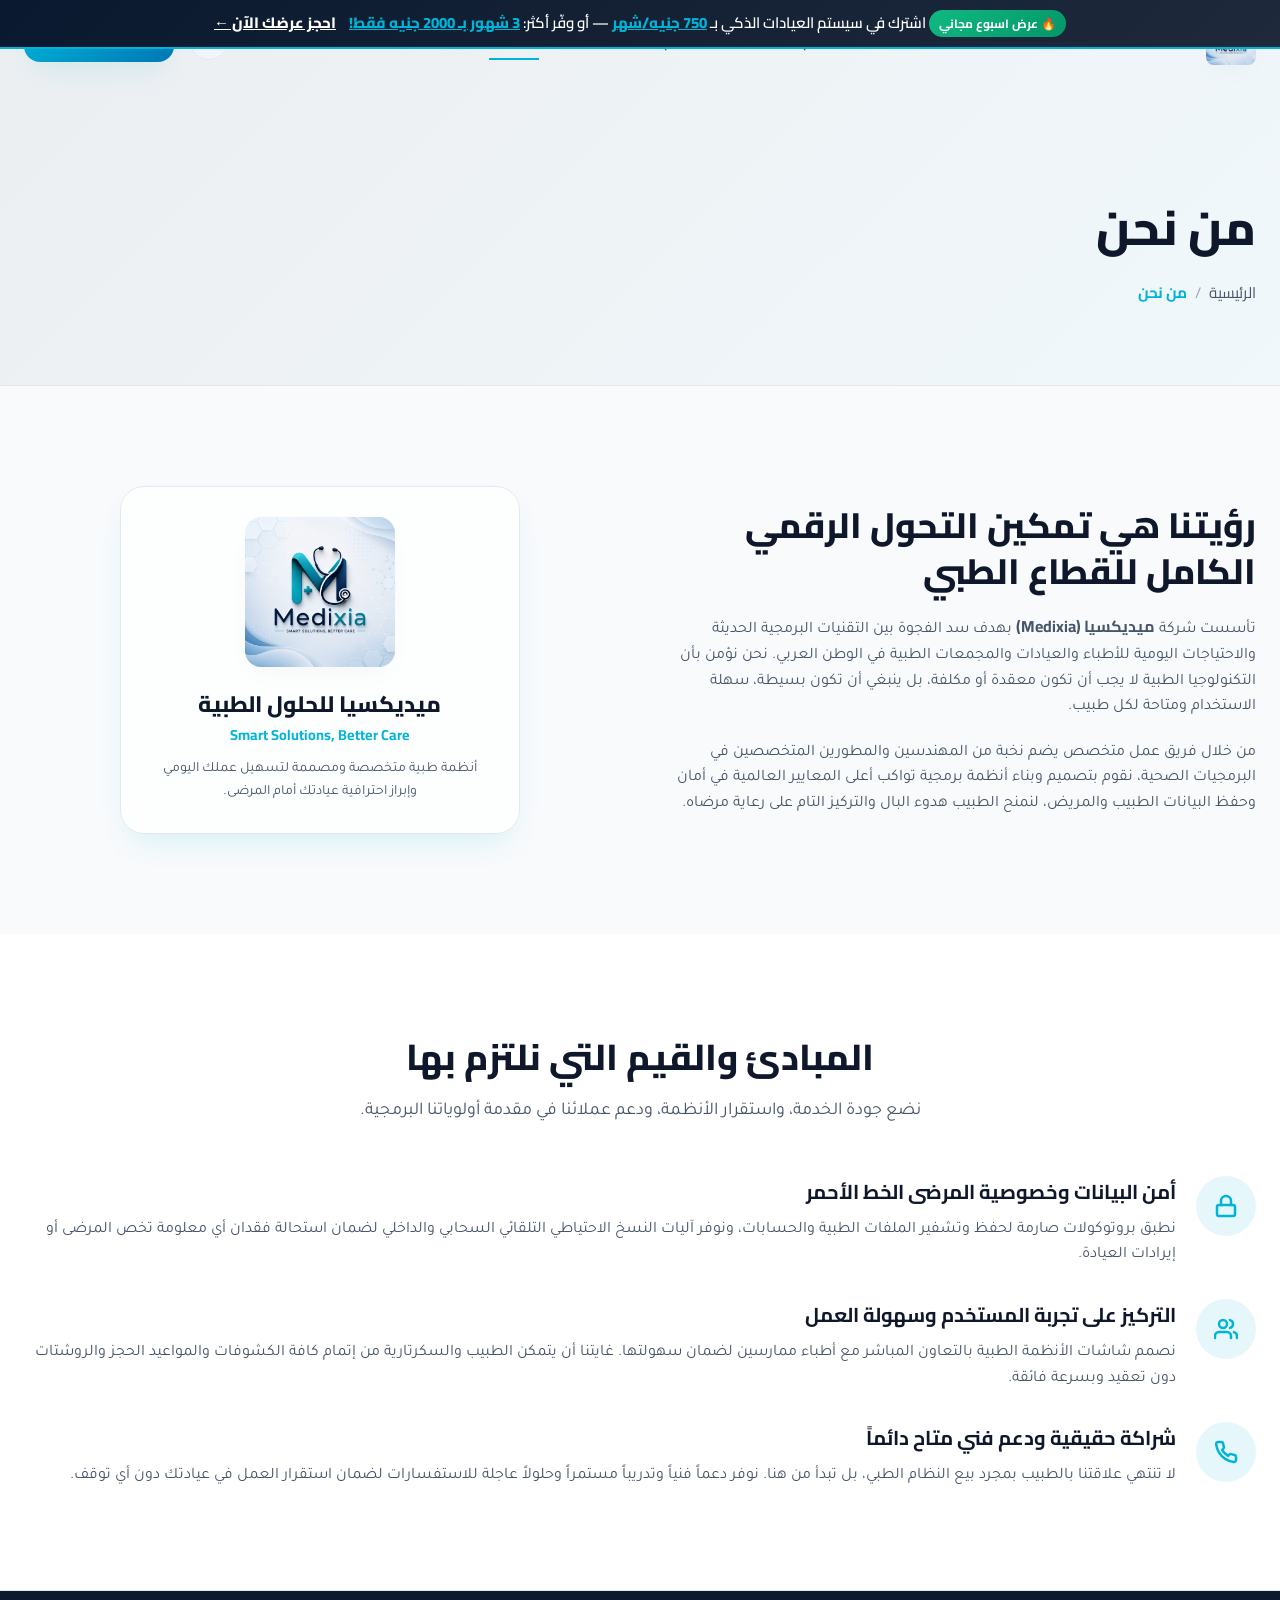
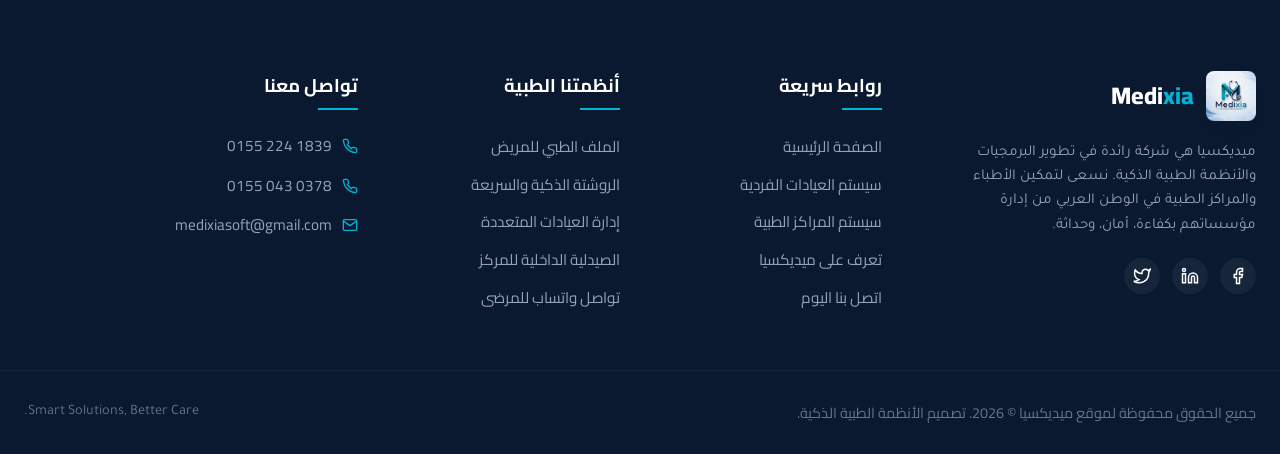
<file: about.html>
<!DOCTYPE html>
<html lang="ar" dir="rtl">
<head>
    <meta charset="UTF-8">
    <meta name="viewport" content="width=device-width, initial-scale=1.0">
    
    <!-- Primary SEO Meta Tags -->
    <title>من نحن | شركة ميديكسيا للبرمجيات والأنظمة الطبية</title>
    <meta name="description" content="تعرف على شركة ميديكسيا، رؤيتنا ورسالتنا لتطوير وإدارة العيادات والمراكز الطبية بأحدث التقنيات وبأسعار مناسبة.">
    <meta name="keywords" content="ميديكسيا، من نحن، أنظمة طبية مصر، حماية بيانات المرضى، دعم فني عيادات">
    
    <!-- Stylesheets -->
    <link rel="stylesheet" href="css/style.css">
</head>
<body>

    <!-- Promo Bar (Limited Time Offer) -->
    <div class="promo-bar">
        <div class="container">
            <span class="promo-badge">🔥 عرض اسبوع مجاني</span>
            اشترك في سيستم العيادات الذكي بـ <span class="highlight">750 جنيه/شهر</span> — أو وفّر أكثر: <span class="highlight">3 شهور بـ 2000 جنيه فقط!</span>
            <a href="contact.html#request-demo" style="text-decoration: underline; margin-right: 10px; font-weight: 800;">احجز عرضك الآن ←</a>
        </div>
    </div>

    <!-- Header Navigation -->
    <header>
        <div class="container nav-container">
            <div class="logo-wrapper">
                <img src="assets/logo.jpg" alt="Medixia Logo" class="logo-img">
                <div class="logo-text">Medi<span>xia</span></div>
            </div>
            
            <nav>
                <ul class="nav-menu" id="nav-menu">
                    <li><a href="index.html" class="nav-link">الرئيسية</a></li>
                    <li><a href="clinics.html" class="nav-link">سيستم العيادات</a></li>
                    <li><a href="centers.html" class="nav-link">سيستم المراكز الطبية</a></li>
                    <li><a href="about.html" class="nav-link">من نحن</a></li>
                    <li><a href="contact.html" class="nav-link">اتصل بنا</a></li>
                </ul>
            </nav>
            
            <div class="nav-actions">
                <button class="theme-toggle-btn" id="theme-toggle" aria-label="Toggle Theme">
                    <svg class="sun-icon" width="20" height="20" viewBox="0 0 24 24" fill="none" stroke="currentColor" stroke-width="2" stroke-linecap="round" stroke-linejoin="round"><circle cx="12" cy="12" r="5"></circle><line x1="12" y1="1" x2="12" y2="3"></line><line x1="12" y1="21" x2="12" y2="23"></line><line x1="4.22" y1="4.22" x2="5.64" y2="5.64"></line><line x1="18.36" y1="18.36" x2="19.78" y2="19.78"></line><line x1="1" y1="12" x2="3" y2="12"></line><line x1="21" y1="12" x2="23" y2="12"></line><line x1="4.22" y1="19.78" x2="5.64" y2="18.36"></line><line x1="18.36" y1="5.64" x2="19.78" y2="4.22"></line></svg>
                    <svg class="moon-icon" width="20" height="20" viewBox="0 0 24 24" fill="none" stroke="currentColor" stroke-width="2" stroke-linecap="round" stroke-linejoin="round"><path d="M21 12.79A9 9 0 1 1 11.21 3 7 7 0 0 0 21 12.79z"></path></svg>
                </button>
                <a href="contact.html#request-demo" class="btn btn-primary" style="padding: 10px 20px; font-size: 0.9rem;">طلب تجربة مجانية</a>
                
                <button class="hamburger" id="hamburger-btn" aria-label="Menu">
                    <span></span>
                    <span></span>
                    <span></span>
                </button>
            </div>
        </div>
    </header>

    <!-- Page Hero Banner -->
    <div class="page-hero">
        <div class="container">
            <h1 class="page-hero-title">من نحن</h1>
            <ul class="breadcrumbs">
                <li><a href="index.html">الرئيسية</a></li>
                <li>من نحن</li>
            </ul>
        </div>
    </div>

    <!-- Main Content Details Grid -->
    <section class="section">
        <div class="container" style="display: grid; grid-template-columns: 1fr 1fr; gap: 50px; align-items: center;">
            <div class="reveal">
                <h2 style="font-size: 2.2rem; font-weight: 800; margin-bottom: 20px; line-height: 1.3;">رؤيتنا هي تمكين التحول الرقمي الكامل للقطاع الطبي</h2>
                <p style="color: var(--text-secondary); margin-bottom: 20px; font-family: var(--font-secondary);">
                    تأسست شركة <strong>ميديكسيا (Medixia)</strong> بهدف سد الفجوة بين التقنيات البرمجية الحديثة والاحتياجات اليومية للأطباء والعيادات والمجمعات الطبية في الوطن العربي. نحن نؤمن بأن التكنولوجيا الطبية لا يجب أن تكون معقدة أو مكلفة، بل ينبغي أن تكون بسيطة، سهلة الاستخدام ومتاحة لكل طبيب.
                </p>
                <p style="color: var(--text-secondary); font-family: var(--font-secondary);">
                    من خلال فريق عمل متخصص يضم نخبة من المهندسين والمطورين المتخصصين في البرمجيات الصحية، نقوم بتصميم وبناء أنظمة برمجية تواكب أعلى المعايير العالمية في أمان وحفظ البيانات الطبيب والمريض، لنمنح الطبيب هدوء البال والتركيز التام على رعاية مرضاه.
                </p>
            </div>
            <div class="reveal" style="display: flex; justify-content: center;">
                <div class="glass-panel" style="padding: 30px; border-radius: var(--border-radius-lg); max-width: 400px; text-align: center; border: 1px solid var(--border-color); box-shadow: var(--glow-shadow);">
                    <img src="assets/logo.jpg" alt="Medixia Smart Solutions" style="width: 150px; height: 150px; object-fit: cover; border-radius: var(--border-radius-md); margin: 0 auto 20px auto; box-shadow: var(--card-shadow);">
                    <h3 style="font-weight: 800; font-size: 1.4rem;">ميديكسيا للحلول الطبية</h3>
                    <p style="color: var(--primary-teal); font-weight: 700; margin-bottom: 12px; font-size: 0.9rem;">Smart Solutions, Better Care</p>
                    <p style="font-size: 0.88rem; color: var(--text-secondary); font-family: var(--font-secondary);">أنظمة طبية متخصصة ومصممة لتسهيل عملك اليومي وإبراز احترافية عيادتك أمام المرضى.</p>
                </div>
            </div>
        </div>
    </section>

    <!-- Core Values Section -->
    <section class="section" style="background-color: var(--bg-secondary);">
        <div class="container">
            <div class="text-center">
                <h2 class="section-title">المبادئ والقيم التي نلتزم بها</h2>
                <p class="section-subtitle">نضع جودة الخدمة، واستقرار الأنظمة، ودعم عملائنا في مقدمة أولوياتنا البرمجية.</p>
            </div>
            
            <div class="about-features">
                <!-- Value 1 -->
                <div class="about-feature-item reveal">
                    <div class="about-feature-icon">
                        <svg width="24" height="24" viewBox="0 0 24 24" fill="none" stroke="currentColor" stroke-width="2.5" stroke-linecap="round" stroke-linejoin="round"><rect x="3" y="11" width="18" height="11" rx="2" ry="2"></rect><path d="M7 11V7a5 5 0 0 1 10 0v4"></path></svg>
                    </div>
                    <div class="about-feature-text">
                        <h4>أمن البيانات وخصوصية المرضى الخط الأحمر</h4>
                        <p>نطبق بروتوكولات صارمة لحفظ وتشفير الملفات الطبية والحسابات، ونوفر آليات النسخ الاحتياطي التلقائي السحابي والداخلي لضمان استحالة فقدان أي معلومة تخص المرضى أو إيرادات العيادة.</p>
                    </div>
                </div>

                <!-- Value 2 -->
                <div class="about-feature-item reveal">
                    <div class="about-feature-icon">
                        <svg width="24" height="24" viewBox="0 0 24 24" fill="none" stroke="currentColor" stroke-width="2.5" stroke-linecap="round" stroke-linejoin="round"><path d="M17 21v-2a4 4 0 0 0-4-4H5a4 4 0 0 0-4 4v2"></path><circle cx="9" cy="7" r="4"></circle><path d="M23 21v-2a4 4 0 0 0-3-3.87"></path><path d="M16 3.13a4 4 0 0 1 0 7.75"></path></svg>
                    </div>
                    <div class="about-feature-text">
                        <h4>التركيز على تجربة المستخدم وسهولة العمل</h4>
                        <p>نصمم شاشات الأنظمة الطبية بالتعاون المباشر مع أطباء ممارسين لضمان سهولتها. غايتنا أن يتمكن الطبيب والسكرتارية من إتمام كافة الكشوفات والمواعيد الحجز والروشتات دون تعقيد وبسرعة فائقة.</p>
                    </div>
                </div>

                <!-- Value 3 -->
                <div class="about-feature-item reveal">
                    <div class="about-feature-icon">
                        <svg width="24" height="24" viewBox="0 0 24 24" fill="none" stroke="currentColor" stroke-width="2.5" stroke-linecap="round" stroke-linejoin="round"><path d="M22 16.92v3a2 2 0 0 1-2.18 2 19.79 19.79 0 0 1-8.63-3.07 19.5 19.5 0 0 1-6-6 19.79 19.79 0 0 1-3.07-8.67A2 2 0 0 1 4.11 2h3a2 2 0 0 1 2 1.72 12.84 12.84 0 0 0 .7 2.81 2 2 0 0 1-.45 2.11L8.09 9.91a16 16 0 0 0 6 6l1.27-1.27a2 2 0 0 1 2.11-.45 12.84 12.84 0 0 0 2.81.7A2 2 0 0 1 22 16.92z"></path></svg>
                    </div>
                    <div class="about-feature-text">
                        <h4>شراكة حقيقية ودعم فني متاح دائماً</h4>
                        <p>لا تنتهي علاقتنا بالطبيب بمجرد بيع النظام الطبي، بل تبدأ من هنا. نوفر دعماً فنياً وتدريباً مستمراً وحلولاً عاجلة للاستفسارات لضمان استقرار العمل في عيادتك دون أي توقف.</p>
                    </div>
                </div>
            </div>
        </div>
    </section>

    <!-- Footer -->
    <footer>
        <div class="container footer-grid">
            <div class="footer-col">
                <div class="logo-wrapper" style="margin-bottom: 20px;">
                    <img src="assets/logo.jpg" alt="Medixia Logo" class="logo-img">
                    <div class="logo-text" style="color: #ffffff;">Medi<span>xia</span></div>
                </div>
                <p>ميديكسيا هي شركة رائدة في تطوير البرمجيات والأنظمة الطبية الذكية. نسعى لتمكين الأطباء والمراكز الطبية في الوطن العربي من إدارة مؤسساتهم بكفاءة، أمان، وحداثة.</p>
                <div class="social-links">
                    <a href="#" class="social-icon" aria-label="Facebook"><svg width="18" height="18" viewBox="0 0 24 24" fill="none" stroke="currentColor" stroke-width="2"><path d="M18 2h-3a5 5 0 0 0-5 5v3H7v4h3v8h4v-8h3l1-4h-4V7a1 1 0 0 1 1-1h3z"></path></svg></a>
                    <a href="#" class="social-icon" aria-label="LinkedIn"><svg width="18" height="18" viewBox="0 0 24 24" fill="none" stroke="currentColor" stroke-width="2"><path d="M16 8a6 6 0 0 1 6 6v7h-4v-7a2 2 0 0 0-2-2 2 2 0 0 0-2 2v7h-4v-7a6 6 0 0 1 6-6z"></path><rect x="2" y="9" width="4" height="12"></rect><circle cx="4" cy="4" r="2"></circle></svg></a>
                    <a href="#" class="social-icon" aria-label="Twitter"><svg width="18" height="18" viewBox="0 0 24 24" fill="none" stroke="currentColor" stroke-width="2"><path d="M23 3a10.9 10.9 0 0 1-3.14 1.53 4.48 4.48 0 0 0-7.86 3v1A10.66 10.66 0 0 1 3 4s-4 9 5 13a11.64 11.64 0 0 1-7 2c9 5 20 0 20-11.5a4.5 4.5 0 0 0-.08-.83A7.72 7.72 0 0 0 23 3z"></path></svg></a>
                </div>
            </div>

            <div class="footer-col">
                <h4>روابط سريعة</h4>
                <ul class="footer-links">
                    <li><a href="index.html">الصفحة الرئيسية</a></li>
                    <li><a href="clinics.html">سيستم العيادات الفردية</a></li>
                    <li><a href="centers.html">سيستم المراكز الطبية</a></li>
                    <li><a href="about.html">تعرف على ميديكسيا</a></li>
                    <li><a href="contact.html">اتصل بنا اليوم</a></li>
                </ul>
            </div>

            <div class="footer-col">
                <h4>أنظمتنا الطبية</h4>
                <ul class="footer-links">
                    <li><a href="clinics.html#ehr">الملف الطبي للمريض</a></li>
                    <li><a href="clinics.html#prescription">الروشتة الذكية والسريعة</a></li>
                    <li><a href="centers.html#multi-clinic">إدارة العيادات المتعددة</a></li>
                    <li><a href="centers.html#pharmacy">الصيدلية الداخلية للمركز</a></li>
                    <li><a href="centers.html#whatsapp-comm">تواصل واتساب للمرضى</a></li>
                </ul>
            </div>

            <div class="footer-col">
                <h4>تواصل معنا</h4>
                <ul class="contact-list">
                    <li>
                        <svg width="16" height="16" viewBox="0 0 24 24" fill="none" stroke="currentColor" stroke-width="2"><path d="M22 16.92v3a2 2 0 0 1-2.18 2 19.79 19.79 0 0 1-8.63-3.07 19.5 19.5 0 0 1-6-6 19.79 19.79 0 0 1-3.07-8.67A2 2 0 0 1 4.11 2h3a2 2 0 0 1 2 1.72 12.84 12.84 0 0 0 .7 2.81 2 2 0 0 1-.45 2.11L8.09 9.91a16 16 0 0 0 6 6l1.27-1.27a2 2 0 0 1 2.11-.45 12.84 12.84 0 0 0 2.81.7A2 2 0 0 1 22 16.92z"></path></svg>
                        <a href="tel:01552241839">0155 224 1839</a>
                    </li>
                    <li>
                        <svg width="16" height="16" viewBox="0 0 24 24" fill="none" stroke="currentColor" stroke-width="2"><path d="M22 16.92v3a2 2 0 0 1-2.18 2 19.79 19.79 0 0 1-8.63-3.07 19.5 19.5 0 0 1-6-6 19.79 19.79 0 0 1-3.07-8.67A2 2 0 0 1 4.11 2h3a2 2 0 0 1 2 1.72 12.84 12.84 0 0 0 .7 2.81 2 2 0 0 1-.45 2.11L8.09 9.91a16 16 0 0 0 6 6l1.27-1.27a2 2 0 0 1 2.11-.45 12.84 12.84 0 0 0 2.81.7A2 2 0 0 1 22 16.92z"></path></svg>
                        <a href="tel:01550430378">0155 043 0378</a>
                    </li>
                    <li>
                        <svg width="16" height="16" viewBox="0 0 24 24" fill="none" stroke="currentColor" stroke-width="2"><path d="M4 4h16c1.1 0 2 .9 2 2v12c0 1.1-.9 2-2 2H4c-1.1 0-2-.9-2-2V6c0-1.1.9-2 2-2z"></path><polyline points="22,6 12,13 2,6"></polyline></svg>
                        <a href="mailto:medixiasoft@gmail.com">medixiasoft@gmail.com</a>
                    </li>
                </ul>
            </div>
        </div>

        <div class="footer-bottom container">
            <p>جميع الحقوق محفوظة لموقع ميديكسيا © 2026. تصميم الأنظمة الطبية الذكية.</p>
            <p style="font-family: var(--font-secondary);">Smart Solutions, Better Care.</p>
        </div>
    </footer>

    <!-- Main JavaScript -->
    <script src="js/main.js"></script>
</body>
</html>
</file>
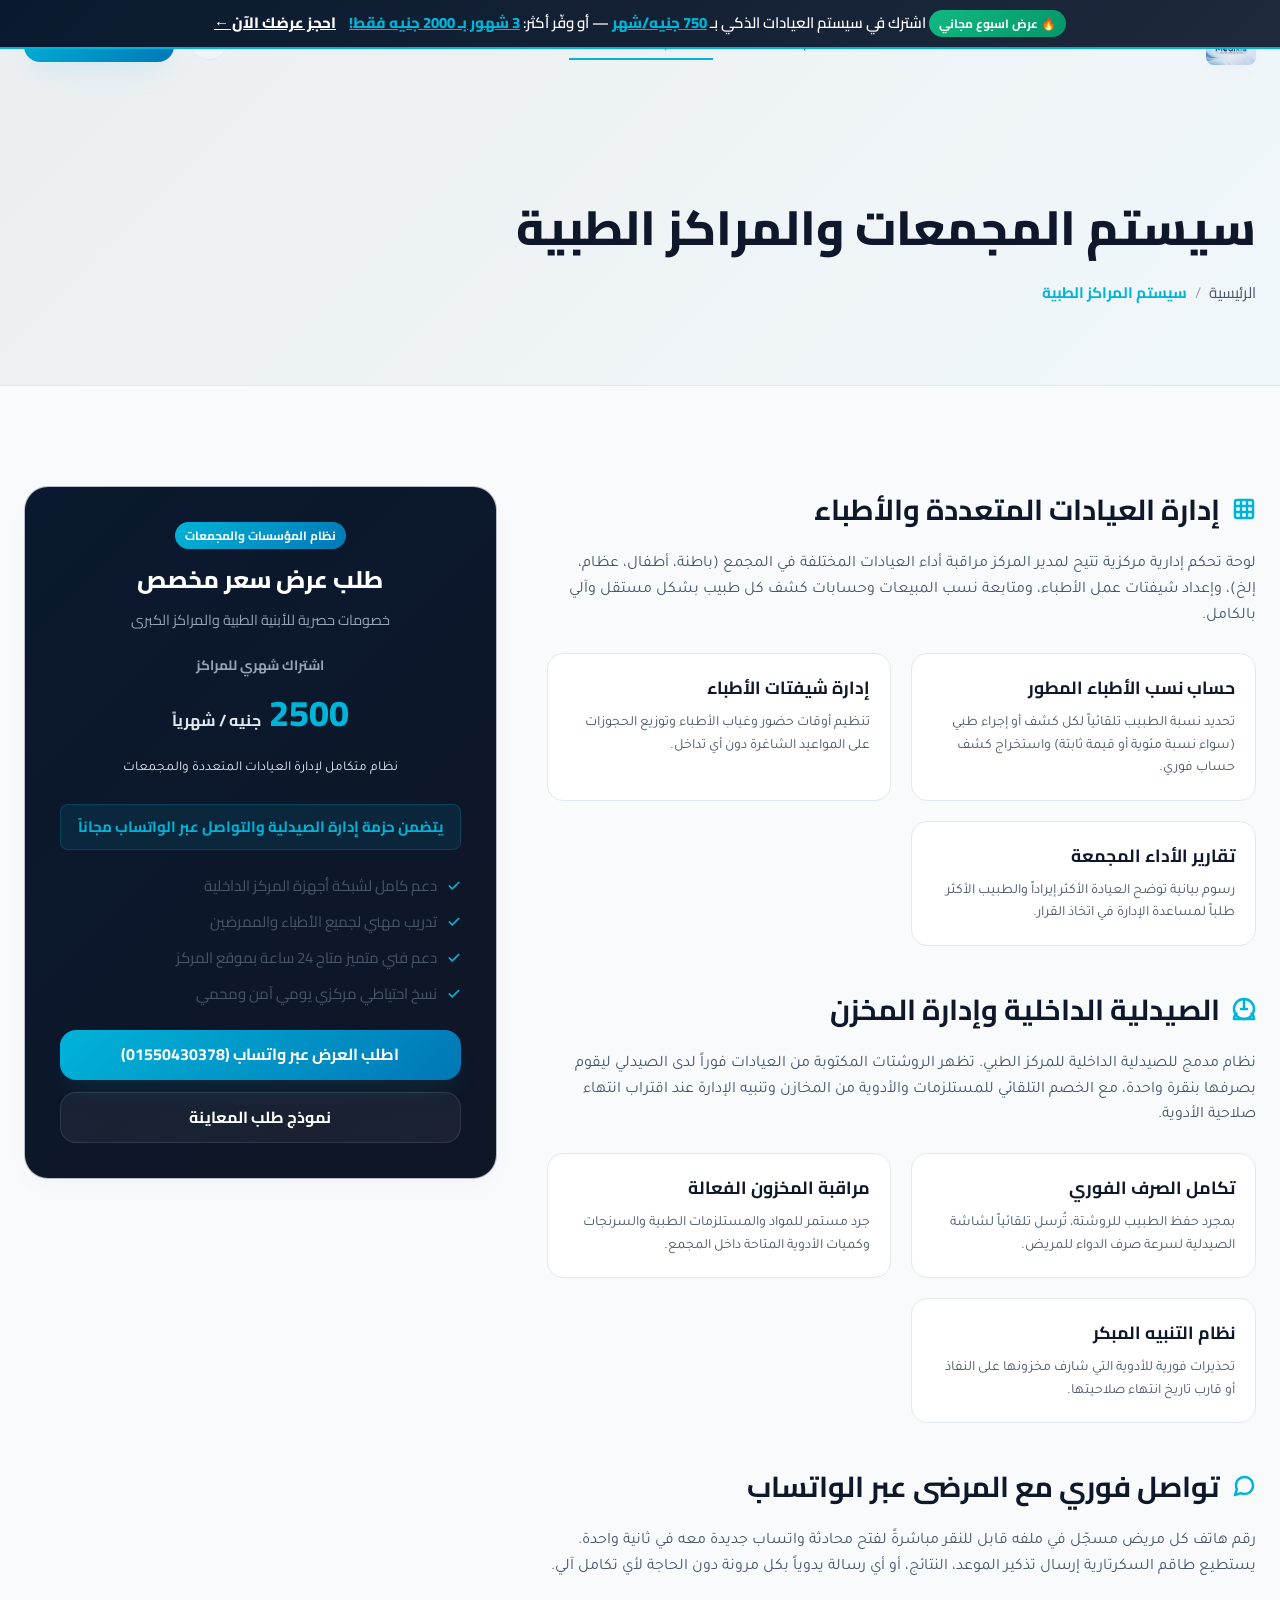
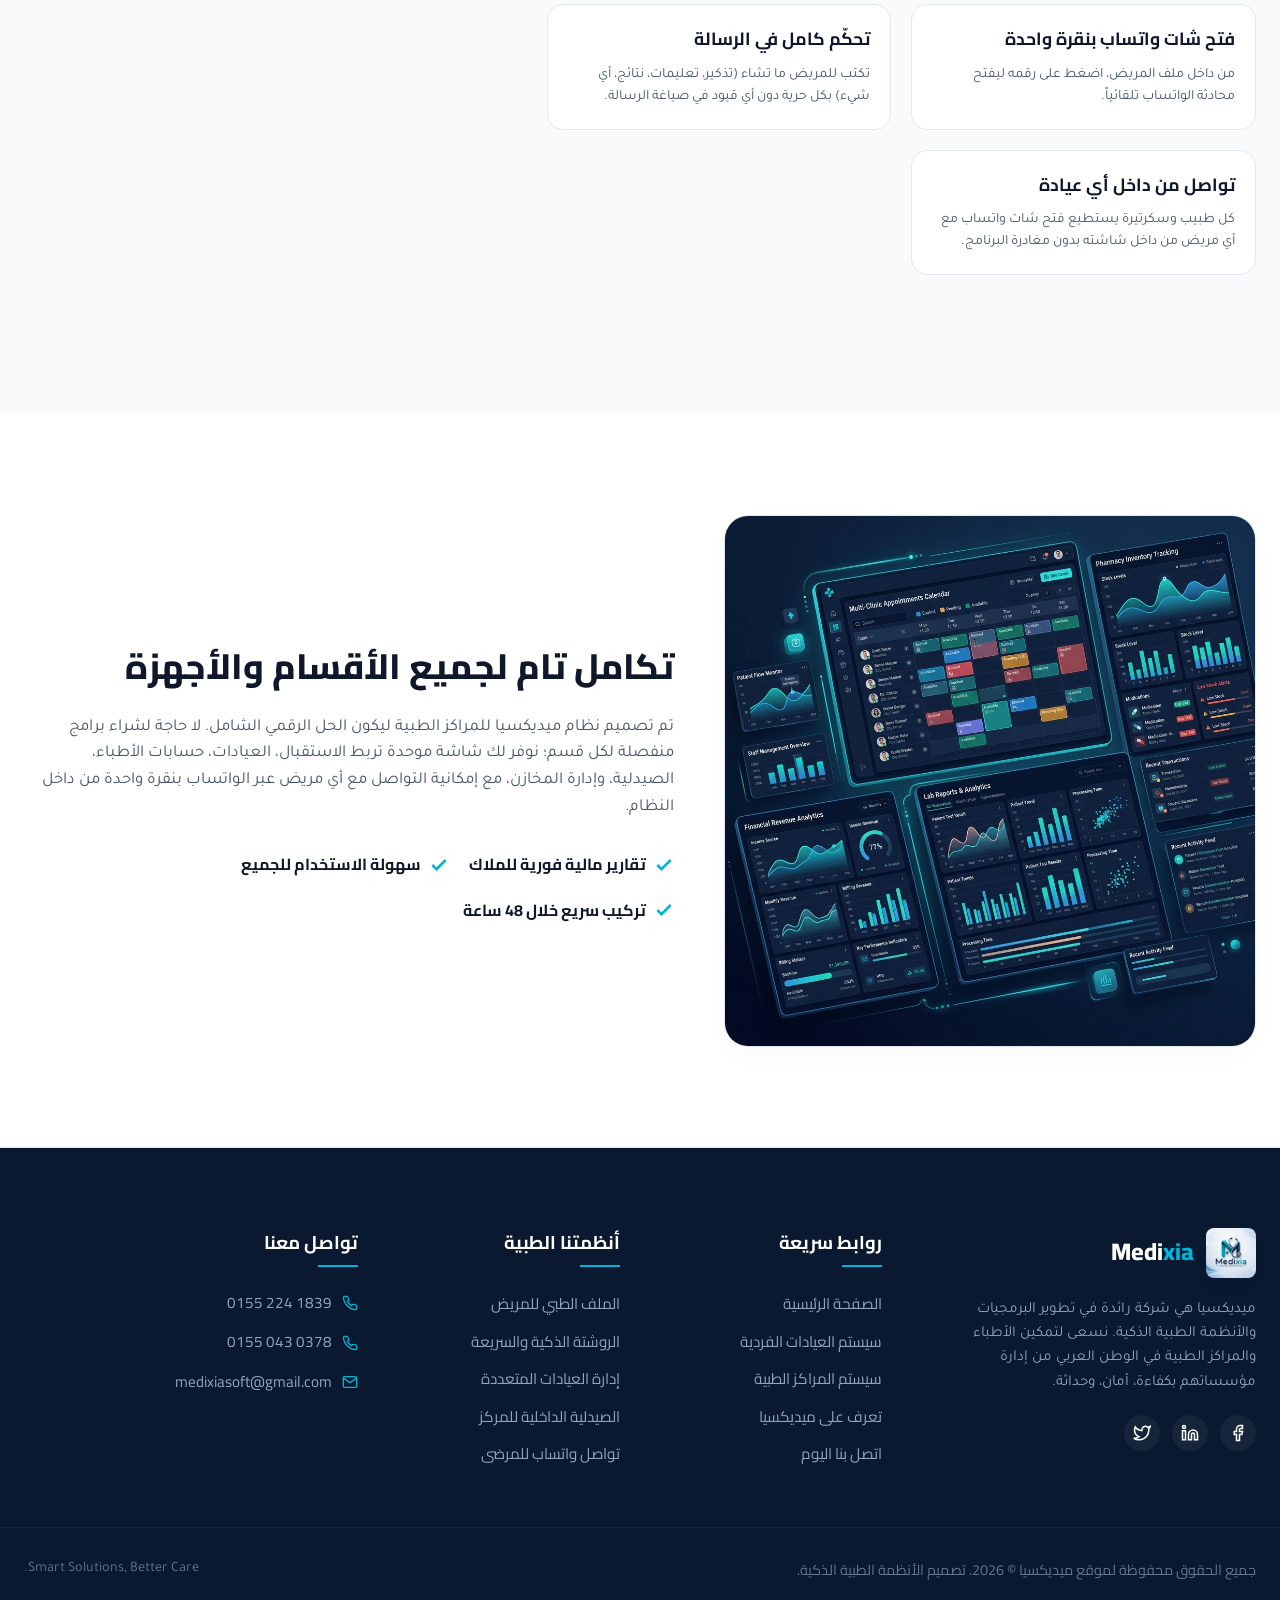
<file: centers.html>
<!DOCTYPE html>
<html lang="ar" dir="rtl">
<head>
    <meta charset="UTF-8">
    <meta name="viewport" content="width=device-width, initial-scale=1.0">
    
    <!-- Primary SEO Meta Tags -->
    <title>سيستم إدارة المراكز الطبية والمجمعات | ميديكسيا</title>
    <meta name="description" content="نظام إدارة المجمعات والمراكز الطبية من ميديكسيا. ربط كامل للعيادات، الصيدلية، المخازن، والحسابات. اشتراك شهري 2500 جنيه.">
    <meta name="keywords" content="برنامج مجمع طبي، سيستم مراكز طبية، إدارة صيدلية داخلية، حسابات الأطباء، ربط أقسام المركز، تواصل واتساب للمرضى">
    
    <!-- Stylesheets -->
    <link rel="stylesheet" href="css/style.css">
</head>
<body>

    <!-- Promo Bar (Limited Time Offer) -->
    <div class="promo-bar">
        <div class="container">
            <span class="promo-badge">🔥 عرض اسبوع مجاني</span>
            اشترك في سيستم العيادات الذكي بـ <span class="highlight">750 جنيه/شهر</span> — أو وفّر أكثر: <span class="highlight">3 شهور بـ 2000 جنيه فقط!</span>
            <a href="contact.html#request-demo" style="text-decoration: underline; margin-right: 10px; font-weight: 800;">احجز عرضك الآن ←</a>
        </div>
    </div>

    <!-- Header Navigation -->
    <header>
        <div class="container nav-container">
            <div class="logo-wrapper">
                <img src="assets/logo.jpg" alt="Medixia Logo" class="logo-img">
                <div class="logo-text">Medi<span>xia</span></div>
            </div>
            
            <nav>
                <ul class="nav-menu" id="nav-menu">
                    <li><a href="index.html" class="nav-link">الرئيسية</a></li>
                    <li><a href="clinics.html" class="nav-link">سيستم العيادات</a></li>
                    <li><a href="centers.html" class="nav-link">سيستم المراكز الطبية</a></li>
                    <li><a href="about.html" class="nav-link">من نحن</a></li>
                    <li><a href="contact.html" class="nav-link">اتصل بنا</a></li>
                </ul>
            </nav>
            
            <div class="nav-actions">
                <button class="theme-toggle-btn" id="theme-toggle" aria-label="Toggle Theme">
                    <svg class="sun-icon" width="20" height="20" viewBox="0 0 24 24" fill="none" stroke="currentColor" stroke-width="2" stroke-linecap="round" stroke-linejoin="round"><circle cx="12" cy="12" r="5"></circle><line x1="12" y1="1" x2="12" y2="3"></line><line x1="12" y1="21" x2="12" y2="23"></line><line x1="4.22" y1="4.22" x2="5.64" y2="5.64"></line><line x1="18.36" y1="18.36" x2="19.78" y2="19.78"></line><line x1="1" y1="12" x2="3" y2="12"></line><line x1="21" y1="12" x2="23" y2="12"></line><line x1="4.22" y1="19.78" x2="5.64" y2="18.36"></line><line x1="18.36" y1="5.64" x2="19.78" y2="4.22"></line></svg>
                    <svg class="moon-icon" width="20" height="20" viewBox="0 0 24 24" fill="none" stroke="currentColor" stroke-width="2" stroke-linecap="round" stroke-linejoin="round"><path d="M21 12.79A9 9 0 1 1 11.21 3 7 7 0 0 0 21 12.79z"></path></svg>
                </button>
                <a href="contact.html#request-demo" class="btn btn-primary" style="padding: 10px 20px; font-size: 0.9rem;">طلب تجربة مجانية</a>
                
                <button class="hamburger" id="hamburger-btn" aria-label="Menu">
                    <span></span>
                    <span></span>
                    <span></span>
                </button>
            </div>
        </div>
    </header>

    <!-- Page Hero Banner -->
    <div class="page-hero">
        <div class="container">
            <h1 class="page-hero-title">سيستم المجمعات والمراكز الطبية</h1>
            <ul class="breadcrumbs">
                <li><a href="index.html">الرئيسية</a></li>
                <li>سيستم المراكز الطبية</li>
            </ul>
        </div>
    </div>

    <!-- Main Content Details Grid -->
    <section class="section">
        <div class="container detail-grid">
            <div class="reveal">
                <!-- Module 1: Multi-Clinic -->
                <div class="module-box" id="multi-clinic">
                    <h3>
                        <svg width="24" height="24" viewBox="0 0 24 24" fill="none" stroke="currentColor" stroke-width="2.5" stroke-linecap="round" stroke-linejoin="round"><rect x="3" y="3" width="18" height="18" rx="2" ry="2"></rect><line x1="9" y1="3" x2="9" y2="21"></line><line x1="15" y1="3" x2="15" y2="21"></line><line x1="3" y1="9" x2="21" y2="9"></line><line x1="3" y1="15" x2="21" y2="15"></line></svg>
                        إدارة العيادات المتعددة والأطباء
                    </h3>
                    <p>
                        لوحة تحكم إدارية مركزية تتيح لمدير المركز مراقبة أداء العيادات المختلفة في المجمع (باطنة، أطفال، عظام، إلخ)، وإعداد شيفتات عمل الأطباء، ومتابعة نسب المبيعات وحسابات كشف كل طبيب بشكل مستقل وآلي بالكامل.
                    </p>
                    
                    <div class="module-features">
                        <div class="module-feature-card">
                            <h5>حساب نسب الأطباء المطور</h5>
                            <p>تحديد نسبة الطبيب تلقائياً لكل كشف أو إجراء طبي (سواء نسبة مئوية أو قيمة ثابتة) واستخراج كشف حساب فوري.</p>
                        </div>
                        <div class="module-feature-card">
                            <h5>إدارة شيفتات الأطباء</h5>
                            <p>تنظيم أوقات حضور وغياب الأطباء وتوزيع الحجوزات على المواعيد الشاغرة دون أي تداخل.</p>
                        </div>
                        <div class="module-feature-card">
                            <h5>تقارير الأداء المجمعة</h5>
                            <p>رسوم بيانية توضح العيادة الأكثر إيراداً والطبيب الأكثر طلباً لمساعدة الإدارة في اتخاذ القرار.</p>
                        </div>
                    </div>
                </div>

                <!-- Module 2: Pharmacy & Inventory -->
                <div class="module-box" id="pharmacy">
                    <h3>
                        <svg width="24" height="24" viewBox="0 0 24 24" fill="none" stroke="currentColor" stroke-width="2.5" stroke-linecap="round" stroke-linejoin="round"><path d="M4.5 16.5c-1.5 1.26-2.5 3.19-2.5 5.5h20c0-2.31-1-4.24-2.5-5.5"></path><path d="M12 2v10"></path><path d="M9 12h6"></path><circle cx="12" cy="12" r="10"></circle></svg>
                        الصيدلية الداخلية وإدارة المخزن
                    </h3>
                    <p>
                        نظام مدمج للصيدلية الداخلية للمركز الطبي. تظهر الروشتات المكتوبة من العيادات فوراً لدى الصيدلي ليقوم بصرفها بنقرة واحدة، مع الخصم التلقائي للمستلزمات والأدوية من المخازن وتنبيه الإدارة عند اقتراب انتهاء صلاحية الأدوية.
                    </p>
                    
                    <div class="module-features">
                        <div class="module-feature-card">
                            <h5>تكامل الصرف الفوري</h5>
                            <p>بمجرد حفظ الطبيب للروشتة، تُرسل تلقائياً لشاشة الصيدلية لسرعة صرف الدواء للمريض.</p>
                        </div>
                        <div class="module-feature-card">
                            <h5>مراقبة المخزون الفعالة</h5>
                            <p>جرد مستمر للمواد والمستلزمات الطبية والسرنجات وكميات الأدوية المتاحة داخل المجمع.</p>
                        </div>
                        <div class="module-feature-card">
                            <h5>نظام التنبيه المبكر</h5>
                            <p>تحذيرات فورية للأدوية التي شارف مخزونها على النفاذ أو قارب تاريخ انتهاء صلاحيتها.</p>
                        </div>
                    </div>
                </div>

                <!-- Module 3: WhatsApp Communication -->
                <div class="module-box" id="whatsapp-comm">
                    <h3>
                        <svg width="24" height="24" viewBox="0 0 24 24" fill="none" stroke="currentColor" stroke-width="2.5" stroke-linecap="round" stroke-linejoin="round"><path d="M21 11.5a8.38 8.38 0 0 1-.9 3.8 8.5 8.5 0 0 1-7.6 4.7 8.38 8.38 0 0 1-3.8-.9L3 21l1.9-5.7a8.38 8.38 0 0 1-.9-3.8 8.5 8.5 0 0 1 4.7-7.6 8.38 8.38 0 0 1 3.8-.9h.5a8.48 8.48 0 0 1 8 8v.5z"></path></svg>
                        تواصل فوري مع المرضى عبر الواتساب
                    </h3>
                    <p>
                        رقم هاتف كل مريض مسجّل في ملفه قابل للنقر مباشرةً لفتح محادثة واتساب جديدة معه في ثانية واحدة. يستطيع طاقم السكرتارية إرسال تذكير الموعد، النتائج، أو أي رسالة يدوياً بكل مرونة دون الحاجة لأي تكامل آلي.
                    </p>
                    
                    <div class="module-features">
                        <div class="module-feature-card">
                            <h5>فتح شات واتساب بنقرة واحدة</h5>
                            <p>من داخل ملف المريض، اضغط على رقمه ليفتح محادثة الواتساب تلقائياً.</p>
                        </div>
                        <div class="module-feature-card">
                            <h5>تحكّم كامل في الرسالة</h5>
                            <p>تكتب للمريض ما تشاء (تذكير، تعليمات، نتائج، أي شيء) بكل حرية دون أي قيود في صياغة الرسالة.</p>
                        </div>
                        <div class="module-feature-card">
                            <h5>تواصل من داخل أي عيادة</h5>
                            <p>كل طبيب وسكرتيرة يستطيع فتح شات واتساب مع أي مريض من داخل شاشته بدون مغادرة البرنامج.</p>
                        </div>
                    </div>
                </div>
            </div>

            <!-- Sidebar Demo Request Sticky Box -->
            <div class="reveal">
                <div class="sidebar-offer-box glass-panel" style="background: linear-gradient(135deg, var(--secondary-navy), #0f1626); color: #ffffff;">
                    <div class="offer-header">
                        <span class="promo-badge" style="background: linear-gradient(135deg, var(--primary-teal), var(--primary-teal-dark)); margin-bottom: 12px;">نظام المؤسسات والمجمعات</span>
                        <h4 style="font-size: 1.5rem; font-weight: 800; margin-bottom: 8px; color: #ffffff;">طلب عرض سعر مخصص</h4>
                        <p style="color: #94a3b8; font-size: 0.9rem;">خصومات حصرية للأبنية الطبية والمراكز الكبرى</p>
                    </div>

                    <div class="system-price-box" style="border-top: none; padding-top: 0; align-items: center; text-align: center;">
                        <span class="price-label" style="color: #94a3b8;">اشتراك شهري للمراكز</span>
                        <div class="price-value">
                            <span class="amount" style="color: var(--primary-teal);">2500</span>
                            <span class="currency" style="color: #e2e8f0;">جنيه / شهرياً</span>
                        </div>
                        <p style="color: #e2e8f0; font-size: 0.85rem; margin-top: 8px; font-family: var(--font-secondary);">نظام متكامل لإدارة العيادات المتعددة والمجمعات</p>
                    </div>

                    <div class="offer-timer" style="background: rgba(0, 180, 216, 0.1); color: var(--primary-teal); border-color: rgba(0, 180, 216, 0.2);">
                        يتضمن حزمة إدارة الصيدلية والتواصل عبر الواتساب مجاناً
                    </div>

                    <ul class="system-features-list" style="margin-bottom: 24px; font-size: 0.88rem; color: #e2e8f0;">
                        <li>
                            <svg width="14" height="14" viewBox="0 0 24 24" fill="none" stroke="currentColor" stroke-width="3" stroke-linecap="round" stroke-linejoin="round" style="color: var(--primary-teal);"><polyline points="20 6 9 17 4 12"></polyline></svg>
                            دعم كامل لشبكة أجهزة المركز الداخلية
                        </li>
                        <li>
                            <svg width="14" height="14" viewBox="0 0 24 24" fill="none" stroke="currentColor" stroke-width="3" stroke-linecap="round" stroke-linejoin="round" style="color: var(--primary-teal);"><polyline points="20 6 9 17 4 12"></polyline></svg>
                            تدريب مهني لجميع الأطباء والممرضين
                        </li>
                        <li>
                            <svg width="14" height="14" viewBox="0 0 24 24" fill="none" stroke="currentColor" stroke-width="3" stroke-linecap="round" stroke-linejoin="round" style="color: var(--primary-teal);"><polyline points="20 6 9 17 4 12"></polyline></svg>
                            دعم فني متميز متاح 24 ساعة بموقع المركز
                        </li>
                        <li>
                            <svg width="14" height="14" viewBox="0 0 24 24" fill="none" stroke="currentColor" stroke-width="3" stroke-linecap="round" stroke-linejoin="round" style="color: var(--primary-teal);"><polyline points="20 6 9 17 4 12"></polyline></svg>
                            نسخ احتياطي مركزي يومي آمن ومحمي
                        </li>
                    </ul>

                    <a href="https://wa.me/201550430378?text=مرحباً%20ميديكسيا،%20نحن%20بحاجة%20لعرض%20سعر%20لإدارة%20مركز%20طبي/مجمع%20عيادات" class="btn btn-primary" style="width: 100%; margin-bottom: 12px;" target="_blank">
                        اطلب العرض عبر واتساب (01550430378)
                    </a>
                    
                    <a href="contact.html?system=centers#request-demo" class="btn btn-secondary" style="width: 100%; background: rgba(255,255,255,0.05); color: #ffffff; border-color: rgba(255,255,255,0.1);">
                        نموذج طلب المعاينة
                    </a>
                </div>
            </div>
        </div>
    </section>

    <!-- Visual Mockup Callout -->
    <section class="section" style="background-color: var(--bg-secondary);">
        <div class="container" style="display: grid; grid-template-columns: 0.9fr 1.1fr; gap: 50px; align-items: center;">
            <div class="reveal">
                <img src="assets/images/center_dashboard.png" alt="Medixia Medical Center System Dashboard" style="border-radius: var(--border-radius-lg); box-shadow: var(--card-shadow); border: 1px solid var(--border-color); animation: floatImage 6s ease-in-out infinite;">
            </div>
            <div class="reveal">
                <h2 style="font-size: 2.2rem; font-weight: 800; margin-bottom: 20px;">تكامل تام لجميع الأقسام والأجهزة</h2>
                <p style="color: var(--text-secondary); margin-bottom: 30px; font-family: var(--font-secondary); font-size: 1.05rem;">
                    تم تصميم نظام ميديكسيا للمراكز الطبية ليكون الحل الرقمي الشامل. لا حاجة لشراء برامج منفصلة لكل قسم؛ نوفر لك شاشة موحدة تربط الاستقبال، العيادات، حسابات الأطباء، الصيدلية، وإدارة المخازن، مع إمكانية التواصل مع أي مريض عبر الواتساب بنقرة واحدة من داخل النظام.
                </p>
                <div style="display: flex; gap: 20px; flex-wrap: wrap;">
                    <div style="display: flex; align-items: center; gap: 8px; font-weight: 700;">
                        <svg width="20" height="20" viewBox="0 0 24 24" fill="none" stroke="var(--primary-teal)" stroke-width="3"><polyline points="20 6 9 17 4 12"></polyline></svg>
                        تقارير مالية فورية للملاك
                    </div>
                    <div style="display: flex; align-items: center; gap: 8px; font-weight: 700;">
                        <svg width="20" height="20" viewBox="0 0 24 24" fill="none" stroke="var(--primary-teal)" stroke-width="3"><polyline points="20 6 9 17 4 12"></polyline></svg>
                        سهولة الاستخدام للجميع
                    </div>
                    <div style="display: flex; align-items: center; gap: 8px; font-weight: 700;">
                        <svg width="20" height="20" viewBox="0 0 24 24" fill="none" stroke="var(--primary-teal)" stroke-width="3"><polyline points="20 6 9 17 4 12"></polyline></svg>
                        تركيب سريع خلال 48 ساعة
                    </div>
                </div>
            </div>
        </div>
    </section>

    <!-- Footer -->
    <footer>
        <div class="container footer-grid">
            <div class="footer-col">
                <div class="logo-wrapper" style="margin-bottom: 20px;">
                    <img src="assets/logo.jpg" alt="Medixia Logo" class="logo-img">
                    <div class="logo-text" style="color: #ffffff;">Medi<span>xia</span></div>
                </div>
                <p>ميديكسيا هي شركة رائدة في تطوير البرمجيات والأنظمة الطبية الذكية. نسعى لتمكين الأطباء والمراكز الطبية في الوطن العربي من إدارة مؤسساتهم بكفاءة، أمان، وحداثة.</p>
                <div class="social-links">
                    <a href="#" class="social-icon" aria-label="Facebook"><svg width="18" height="18" viewBox="0 0 24 24" fill="none" stroke="currentColor" stroke-width="2"><path d="M18 2h-3a5 5 0 0 0-5 5v3H7v4h3v8h4v-8h3l1-4h-4V7a1 1 0 0 1 1-1h3z"></path></svg></a>
                    <a href="#" class="social-icon" aria-label="LinkedIn"><svg width="18" height="18" viewBox="0 0 24 24" fill="none" stroke="currentColor" stroke-width="2"><path d="M16 8a6 6 0 0 1 6 6v7h-4v-7a2 2 0 0 0-2-2 2 2 0 0 0-2 2v7h-4v-7a6 6 0 0 1 6-6z"></path><rect x="2" y="9" width="4" height="12"></rect><circle cx="4" cy="4" r="2"></circle></svg></a>
                    <a href="#" class="social-icon" aria-label="Twitter"><svg width="18" height="18" viewBox="0 0 24 24" fill="none" stroke="currentColor" stroke-width="2"><path d="M23 3a10.9 10.9 0 0 1-3.14 1.53 4.48 4.48 0 0 0-7.86 3v1A10.66 10.66 0 0 1 3 4s-4 9 5 13a11.64 11.64 0 0 1-7 2c9 5 20 0 20-11.5a4.5 4.5 0 0 0-.08-.83A7.72 7.72 0 0 0 23 3z"></path></svg></a>
                </div>
            </div>

            <div class="footer-col">
                <h4>روابط سريعة</h4>
                <ul class="footer-links">
                    <li><a href="index.html">الصفحة الرئيسية</a></li>
                    <li><a href="clinics.html">سيستم العيادات الفردية</a></li>
                    <li><a href="centers.html">سيستم المراكز الطبية</a></li>
                    <li><a href="about.html">تعرف على ميديكسيا</a></li>
                    <li><a href="contact.html">اتصل بنا اليوم</a></li>
                </ul>
            </div>

            <div class="footer-col">
                <h4>أنظمتنا الطبية</h4>
                <ul class="footer-links">
                    <li><a href="clinics.html#ehr">الملف الطبي للمريض</a></li>
                    <li><a href="clinics.html#prescription">الروشتة الذكية والسريعة</a></li>
                    <li><a href="centers.html#multi-clinic">إدارة العيادات المتعددة</a></li>
                    <li><a href="centers.html#pharmacy">الصيدلية الداخلية للمركز</a></li>
                    <li><a href="centers.html#whatsapp-comm">تواصل واتساب للمرضى</a></li>
                </ul>
            </div>

            <div class="footer-col">
                <h4>تواصل معنا</h4>
                <ul class="contact-list">
                    <li>
                        <svg width="16" height="16" viewBox="0 0 24 24" fill="none" stroke="currentColor" stroke-width="2"><path d="M22 16.92v3a2 2 0 0 1-2.18 2 19.79 19.79 0 0 1-8.63-3.07 19.5 19.5 0 0 1-6-6 19.79 19.79 0 0 1-3.07-8.67A2 2 0 0 1 4.11 2h3a2 2 0 0 1 2 1.72 12.84 12.84 0 0 0 .7 2.81 2 2 0 0 1-.45 2.11L8.09 9.91a16 16 0 0 0 6 6l1.27-1.27a2 2 0 0 1 2.11-.45 12.84 12.84 0 0 0 2.81.7A2 2 0 0 1 22 16.92z"></path></svg>
                        <a href="tel:01552241839">0155 224 1839</a>
                    </li>
                    <li>
                        <svg width="16" height="16" viewBox="0 0 24 24" fill="none" stroke="currentColor" stroke-width="2"><path d="M22 16.92v3a2 2 0 0 1-2.18 2 19.79 19.79 0 0 1-8.63-3.07 19.5 19.5 0 0 1-6-6 19.79 19.79 0 0 1-3.07-8.67A2 2 0 0 1 4.11 2h3a2 2 0 0 1 2 1.72 12.84 12.84 0 0 0 .7 2.81 2 2 0 0 1-.45 2.11L8.09 9.91a16 16 0 0 0 6 6l1.27-1.27a2 2 0 0 1 2.11-.45 12.84 12.84 0 0 0 2.81.7A2 2 0 0 1 22 16.92z"></path></svg>
                        <a href="tel:01550430378">0155 043 0378</a>
                    </li>
                    <li>
                        <svg width="16" height="16" viewBox="0 0 24 24" fill="none" stroke="currentColor" stroke-width="2"><path d="M4 4h16c1.1 0 2 .9 2 2v12c0 1.1-.9 2-2 2H4c-1.1 0-2-.9-2-2V6c0-1.1.9-2 2-2z"></path><polyline points="22,6 12,13 2,6"></polyline></svg>
                        <a href="mailto:medixiasoft@gmail.com">medixiasoft@gmail.com</a>
                    </li>
                </ul>
            </div>
        </div>

        <div class="footer-bottom container">
            <p>جميع الحقوق محفوظة لموقع ميديكسيا © 2026. تصميم الأنظمة الطبية الذكية.</p>
            <p style="font-family: var(--font-secondary);">Smart Solutions, Better Care.</p>
        </div>
    </footer>

    <!-- Main JavaScript -->
    <script src="js/main.js"></script>
</body>
</html>
</file>
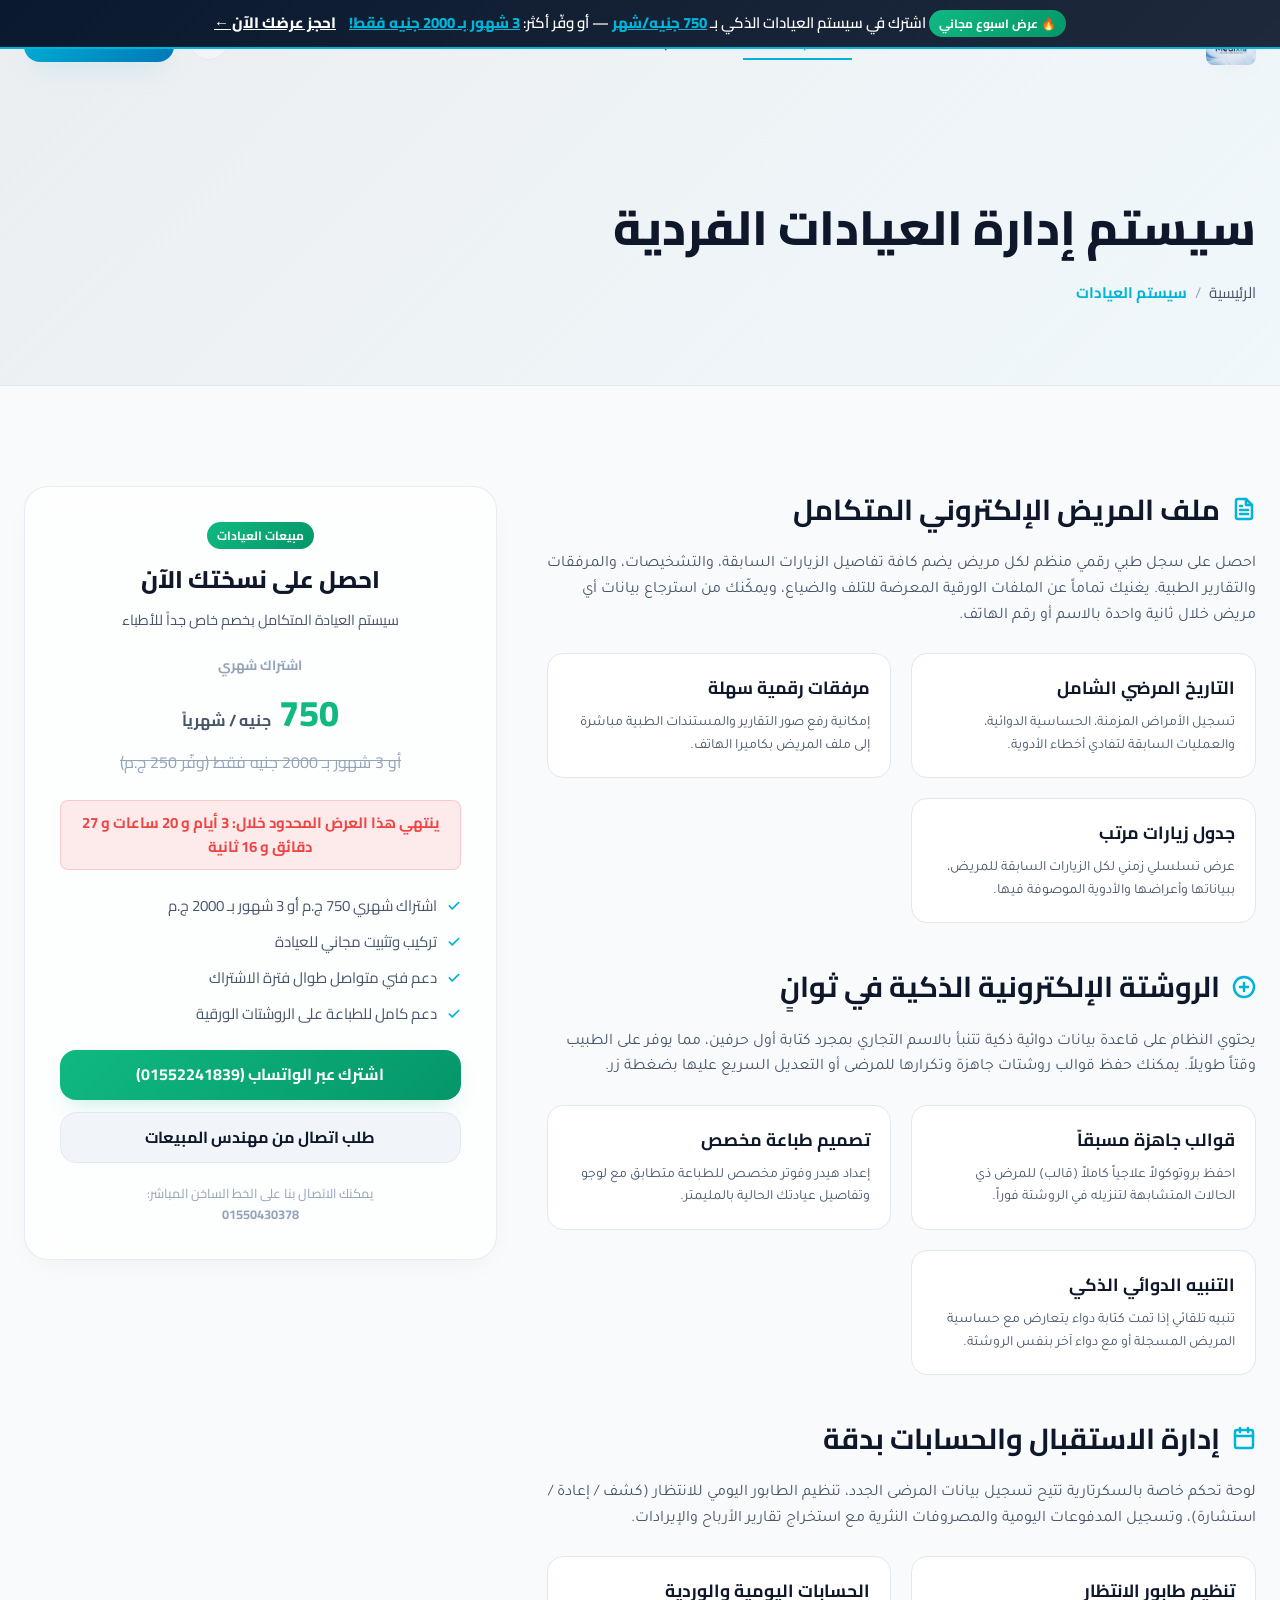
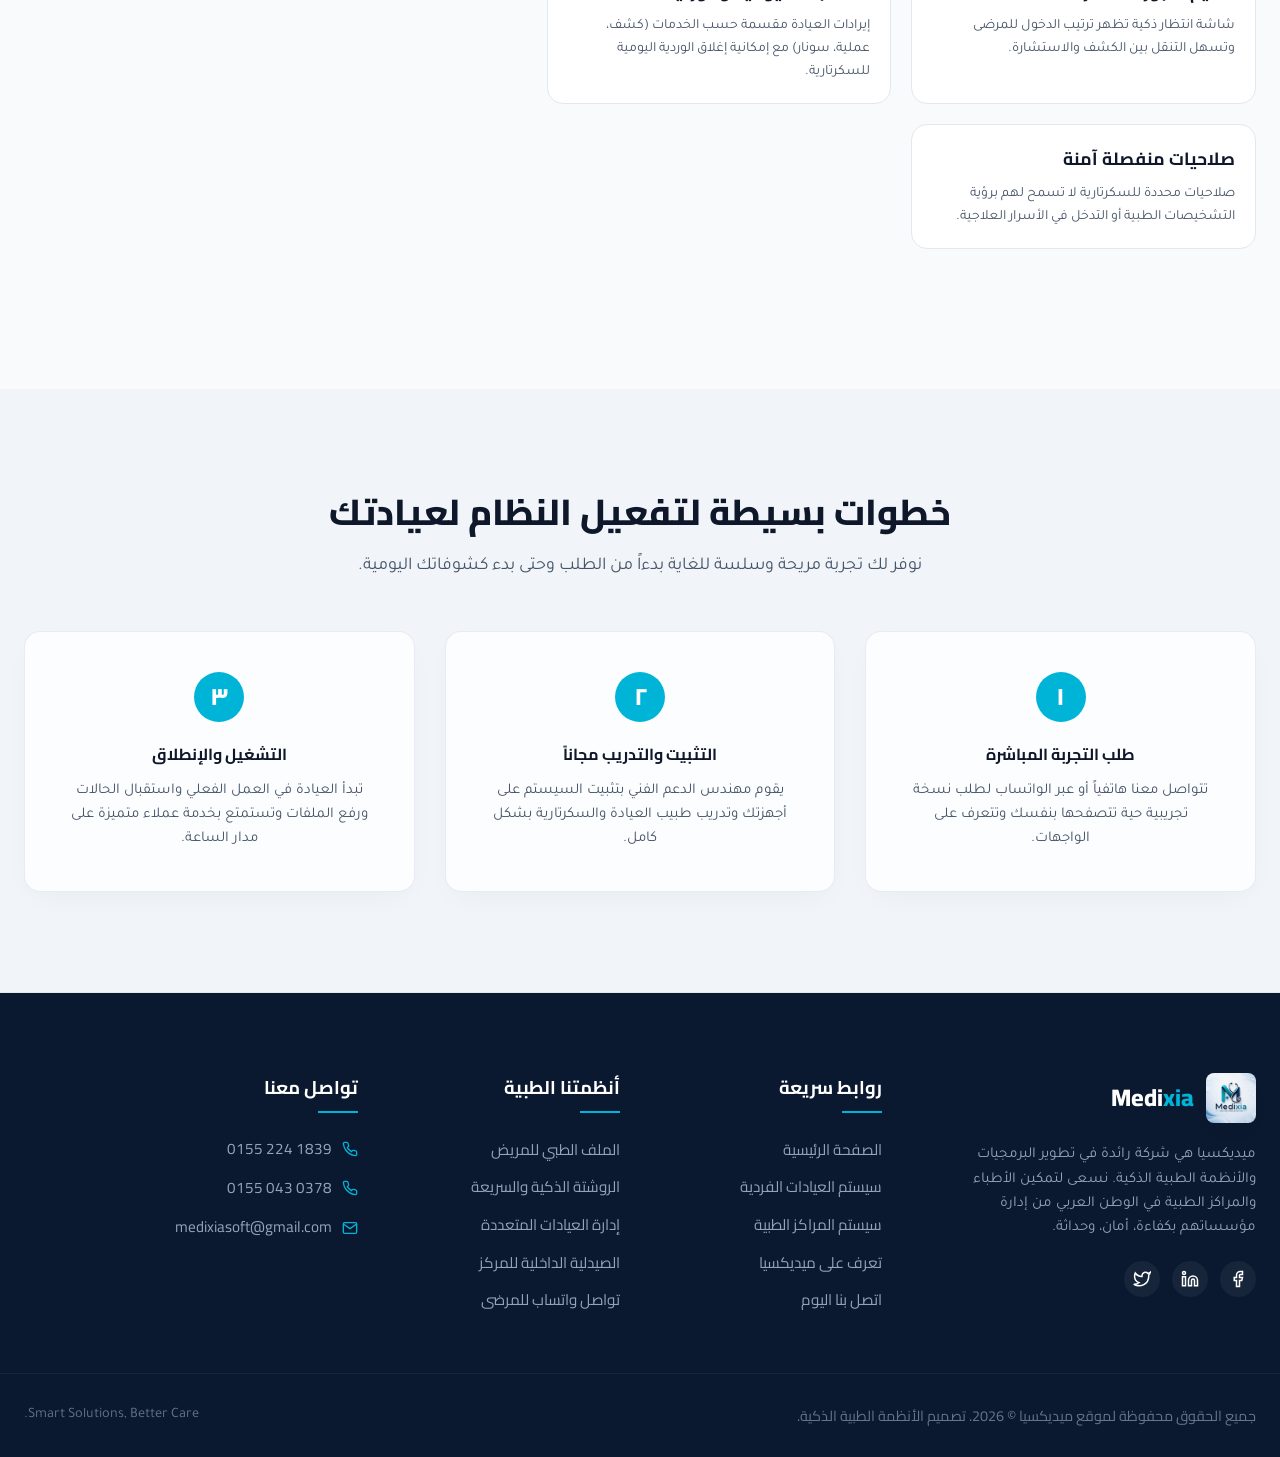
<file: clinics.html>
<!DOCTYPE html>
<html lang="ar" dir="rtl">
<head>
    <meta charset="UTF-8">
    <meta name="viewport" content="width=device-width, initial-scale=1.0">
    
    <!-- Primary SEO Meta Tags -->
    <title>سيستم إدارة العيادات الطبية | ميديكسيا</title>
    <meta name="description" content="سيستم العيادات الطبية المتكامل من ميديكسيا. روشتة إلكترونية ذكية، ملف طبي للمرضى، وإدارة حسابات واستقبال. اشتراك شهري 750 جنيه أو 3 شهور بـ 2000 جنيه.">
    <meta name="keywords" content="برنامج عيادة طبية، روشتة الكترونية، ملف المريض الرقمي، حسابات عيادات، تفعيل نظام طبي">
    
    <!-- Stylesheets -->
    <link rel="stylesheet" href="css/style.css">
</head>
<body>

    <!-- Promo Bar (Limited Time Offer) -->
    <div class="promo-bar">
        <div class="container">
            <span class="promo-badge">🔥 عرض اسبوع مجاني</span>
            اشترك في سيستم العيادات الذكي بـ <span class="highlight">750 جنيه/شهر</span> — أو وفّر أكثر: <span class="highlight">3 شهور بـ 2000 جنيه فقط!</span>
            <a href="contact.html#request-demo" style="text-decoration: underline; margin-right: 10px; font-weight: 800;">احجز عرضك الآن ←</a>
        </div>
    </div>

    <!-- Header Navigation -->
    <header>
        <div class="container nav-container">
            <div class="logo-wrapper">
                <img src="assets/logo.jpg" alt="Medixia Logo" class="logo-img">
                <div class="logo-text">Medi<span>xia</span></div>
            </div>
            
            <nav>
                <ul class="nav-menu" id="nav-menu">
                    <li><a href="index.html" class="nav-link">الرئيسية</a></li>
                    <li><a href="clinics.html" class="nav-link">سيستم العيادات</a></li>
                    <li><a href="centers.html" class="nav-link">سيستم المراكز الطبية</a></li>
                    <li><a href="about.html" class="nav-link">من نحن</a></li>
                    <li><a href="contact.html" class="nav-link">اتصل بنا</a></li>
                </ul>
            </nav>
            
            <div class="nav-actions">
                <button class="theme-toggle-btn" id="theme-toggle" aria-label="Toggle Theme">
                    <svg class="sun-icon" width="20" height="20" viewBox="0 0 24 24" fill="none" stroke="currentColor" stroke-width="2" stroke-linecap="round" stroke-linejoin="round"><circle cx="12" cy="12" r="5"></circle><line x1="12" y1="1" x2="12" y2="3"></line><line x1="12" y1="21" x2="12" y2="23"></line><line x1="4.22" y1="4.22" x2="5.64" y2="5.64"></line><line x1="18.36" y1="18.36" x2="19.78" y2="19.78"></line><line x1="1" y1="12" x2="3" y2="12"></line><line x1="21" y1="12" x2="23" y2="12"></line><line x1="4.22" y1="19.78" x2="5.64" y2="18.36"></line><line x1="18.36" y1="5.64" x2="19.78" y2="4.22"></line></svg>
                    <svg class="moon-icon" width="20" height="20" viewBox="0 0 24 24" fill="none" stroke="currentColor" stroke-width="2" stroke-linecap="round" stroke-linejoin="round"><path d="M21 12.79A9 9 0 1 1 11.21 3 7 7 0 0 0 21 12.79z"></path></svg>
                </button>
                <a href="contact.html#request-demo" class="btn btn-primary" style="padding: 10px 20px; font-size: 0.9rem;">طلب تجربة مجانية</a>
                
                <button class="hamburger" id="hamburger-btn" aria-label="Menu">
                    <span></span>
                    <span></span>
                    <span></span>
                </button>
            </div>
        </div>
    </header>

    <!-- Page Hero Banner -->
    <div class="page-hero">
        <div class="container">
            <h1 class="page-hero-title">سيستم إدارة العيادات الفردية</h1>
            <ul class="breadcrumbs">
                <li><a href="index.html">الرئيسية</a></li>
                <li>سيستم العيادات</li>
            </ul>
        </div>
    </div>

    <!-- Main Content Details Grid -->
    <section class="section">
        <div class="container detail-grid">
            <div class="reveal">
                <!-- Module 1: Patient File -->
                <div class="module-box" id="ehr">
                    <h3>
                        <svg width="24" height="24" viewBox="0 0 24 24" fill="none" stroke="currentColor" stroke-width="2.5" stroke-linecap="round" stroke-linejoin="round"><path d="M14 2H6a2 2 0 0 0-2 2v16a2 2 0 0 0 2 2h12a2 2 0 0 0 2-2V8z"></path><polyline points="14 2 14 8 20 8"></polyline><line x1="16" y1="13" x2="8" y2="13"></line><line x1="16" y1="17" x2="8" y2="17"></line><polyline points="10 9 9 9 8 9"></polyline></svg>
                        ملف المريض الإلكتروني المتكامل
                    </h3>
                    <p>
                        احصل على سجل طبي رقمي منظم لكل مريض يضم كافة تفاصيل الزيارات السابقة، والتشخيصات، والمرفقات والتقارير الطبية. يغنيك تماماً عن الملفات الورقية المعرضة للتلف والضياع، ويمكّنك من استرجاع بيانات أي مريض خلال ثانية واحدة بالاسم أو رقم الهاتف.
                    </p>
                    
                    <div class="module-features">
                        <div class="module-feature-card">
                            <h5>التاريخ المرضي الشامل</h5>
                            <p>تسجيل الأمراض المزمنة، الحساسية الدوائية، والعمليات السابقة لتفادي أخطاء الأدوية.</p>
                        </div>
                        <div class="module-feature-card">
                            <h5>مرفقات رقمية سهلة</h5>
                            <p>إمكانية رفع صور التقارير والمستندات الطبية مباشرة إلى ملف المريض بكاميرا الهاتف.</p>
                        </div>
                        <div class="module-feature-card">
                            <h5>جدول زيارات مرتب</h5>
                            <p>عرض تسلسلي زمني لكل الزيارات السابقة للمريض، ببياناتها وأعراضها والأدوية الموصوفة فيها.</p>
                        </div>
                    </div>
                </div>

                <!-- Module 2: Smart Prescription -->
                <div class="module-box" id="prescription">
                    <h3>
                        <svg width="24" height="24" viewBox="0 0 24 24" fill="none" stroke="currentColor" stroke-width="2.5" stroke-linecap="round" stroke-linejoin="round"><path d="M12 22c5.523 0 10-4.477 10-10S17.523 2 12 2 2 6.477 2 12s4.477 10 10 10z"></path><path d="M12 8v8"></path><path d="M8 12h8"></path></svg>
                        الروشتة الإلكترونية الذكية في ثوانٍ
                    </h3>
                    <p>
                        يحتوي النظام على قاعدة بيانات دوائية ذكية تتنبأ بالاسم التجاري بمجرد كتابة أول حرفين، مما يوفر على الطبيب وقتاً طويلاً. يمكنك حفظ قوالب روشتات جاهزة وتكرارها للمرضى أو التعديل السريع عليها بضغطة زر.
                    </p>
                    
                    <div class="module-features">
                        <div class="module-feature-card">
                            <h5>قوالب جاهزة مسبقاً</h5>
                            <p>احفظ بروتوكولاً علاجياً كاملاً (قالب) للمرض ذي الحالات المتشابهة لتنزيله في الروشتة فوراً.</p>
                        </div>
                        <div class="module-feature-card">
                            <h5>تصميم طباعة مخصص</h5>
                            <p>إعداد هيدر وفوتر مخصص للطباعة متطابق مع لوجو وتفاصيل عيادتك الحالية بالمليمتر.</p>
                        </div>
                        <div class="module-feature-card">
                            <h5>التنبيه الدوائي الذكي</h5>
                            <p>تنبيه تلقائي إذا تمت كتابة دواء يتعارض مع حساسية المريض المسجلة أو مع دواء آخر بنفس الروشتة.</p>
                        </div>
                    </div>
                </div>

                <!-- Module 3: Bookings & Accounts -->
                <div class="module-box" id="appointments">
                    <h3>
                        <svg width="24" height="24" viewBox="0 0 24 24" fill="none" stroke="currentColor" stroke-width="2.5" stroke-linecap="round" stroke-linejoin="round"><rect x="3" y="4" width="18" height="18" rx="2" ry="2"></rect><line x1="16" y1="2" x2="16" y2="6"></line><line x1="8" y1="2" x2="8" y2="6"></line><line x1="3" y1="10" x2="21" y2="10"></line></svg>
                        إدارة الاستقبال والحسابات بدقة
                    </h3>
                    <p>
                        لوحة تحكم خاصة بالسكرتارية تتيح تسجيل بيانات المرضى الجدد، تنظيم الطابور اليومي للانتظار (كشف / إعادة / استشارة)، وتسجيل المدفوعات اليومية والمصروفات النثرية مع استخراج تقارير الأرباح والإيرادات.
                    </p>
                    
                    <div class="module-features">
                        <div class="module-feature-card">
                            <h5>تنظيم طابور الانتظار</h5>
                            <p>شاشة انتظار ذكية تظهر ترتيب الدخول للمرضى وتسهل التنقل بين الكشف والاستشارة.</p>
                        </div>
                        <div class="module-feature-card">
                            <h5>الحسابات اليومية والوردية</h5>
                            <p>إيرادات العيادة مقسمة حسب الخدمات (كشف، عملية، سونار) مع إمكانية إغلاق الوردية اليومية للسكرتارية.</p>
                        </div>
                        <div class="module-feature-card">
                            <h5>صلاحيات منفصلة آمنة</h5>
                            <p>صلاحيات محددة للسكرتارية لا تسمح لهم برؤية التشخيصات الطبية أو التدخل في الأسرار العلاجية.</p>
                        </div>
                    </div>
                </div>
            </div>

            <!-- Sidebar Offer Sticky Box -->
            <div class="reveal">
                <div class="sidebar-offer-box glass-panel">
                    <div class="offer-header">
                        <span class="promo-badge" style="margin-bottom: 12px;">مبيعات العيادات</span>
                        <h4 style="font-size: 1.5rem; font-weight: 800; margin-bottom: 8px;">احصل على نسختك الآن</h4>
                        <p style="color: var(--text-secondary); font-size: 0.9rem;">سيستم العيادة المتكامل بخصم خاص جداً للأطباء</p>
                    </div>

                    <div class="system-price-box" style="border-top: none; padding-top: 0; align-items: center; text-align: center;">
                        <span class="price-label">اشتراك شهري</span>
                        <div class="price-value">
                            <span class="amount" style="color: var(--accent-emerald);">750</span>
                            <span class="currency">جنيه / شهرياً</span>
                        </div>
                        <span class="price-old">أو 3 شهور بـ 2000 جنيه فقط (وفّر 250 ج.م)</span>
                    </div>

                    <div id="countdown-timer" class="offer-timer">
                        جاري تحميل مؤقت انتهاء العرض...
                    </div>

                    <ul class="system-features-list" style="margin-bottom: 24px; font-size: 0.88rem;">
                        <li>
                            <svg width="14" height="14" viewBox="0 0 24 24" fill="none" stroke="currentColor" stroke-width="3" stroke-linecap="round" stroke-linejoin="round"><polyline points="20 6 9 17 4 12"></polyline></svg>
                            اشتراك شهري 750 ج.م أو 3 شهور بـ 2000 ج.م
                        </li>
                        <li>
                            <svg width="14" height="14" viewBox="0 0 24 24" fill="none" stroke="currentColor" stroke-width="3" stroke-linecap="round" stroke-linejoin="round"><polyline points="20 6 9 17 4 12"></polyline></svg>
                            تركيب وتثبيت مجاني للعيادة
                        </li>
                        <li>
                            <svg width="14" height="14" viewBox="0 0 24 24" fill="none" stroke="currentColor" stroke-width="3" stroke-linecap="round" stroke-linejoin="round"><polyline points="20 6 9 17 4 12"></polyline></svg>
                            دعم فني متواصل طوال فترة الاشتراك
                        </li>
                        <li>
                            <svg width="14" height="14" viewBox="0 0 24 24" fill="none" stroke="currentColor" stroke-width="3" stroke-linecap="round" stroke-linejoin="round"><polyline points="20 6 9 17 4 12"></polyline></svg>
                            دعم كامل للطباعة على الروشتات الورقية
                        </li>
                    </ul>

                    <a href="https://wa.me/201552241839?text=مرحباً%20ميديكسيا،%20أرغب%20في%20الاشتراك%20في%20سيستم%20العيادات" class="btn btn-accent" style="width: 100%; margin-bottom: 12px;" target="_blank">
                        اشترك عبر الواتساب (01552241839)
                    </a>
                    
                    <a href="contact.html#request-demo" class="btn btn-secondary" style="width: 100%;">
                        طلب اتصال من مهندس المبيعات
                    </a>
                    
                    <div style="margin-top: 20px; text-align: center; font-size: 0.8rem; color: var(--text-light);">
                        يمكنك الاتصال بنا على الخط الساخن المباشر:<br>
                        <strong>01550430378</strong>
                    </div>
                </div>
            </div>
        </div>
    </section>

    <!-- How we deploy -->
    <section class="section" style="background-color: var(--bg-tertiary);">
        <div class="container">
            <div class="text-center">
                <h2 class="section-title">خطوات بسيطة لتفعيل النظام لعيادتك</h2>
                <p class="section-subtitle">نوفر لك تجربة مريحة وسلسة للغاية بدءاً من الطلب وحتى بدء كشوفاتك اليومية.</p>
            </div>
            
            <div style="display: grid; grid-template-columns: repeat(auto-fit, minmax(250px, 1fr)); gap: 30px; text-align: center; margin-top: 40px;">
                <div class="glass-panel" style="padding: 40px; border-radius: var(--border-radius-md); position: relative;">
                    <div style="width: 50px; height: 50px; border-radius: 50%; background: var(--primary-teal); color: #ffffff; display: flex; align-items: center; justify-content: center; font-size: 1.5rem; font-weight: 800; margin: 0 auto 20px auto;">١</div>
                    <h4 style="margin-bottom: 12px; font-weight: 700;">طلب التجربة المباشرة</h4>
                    <p style="color: var(--text-secondary); font-size: 0.938rem; font-family: var(--font-secondary);">تتواصل معنا هاتفياً أو عبر الواتساب لطلب نسخة تجريبية حية تتصفحها بنفسك وتتعرف على الواجهات.</p>
                </div>
                
                <div class="glass-panel" style="padding: 40px; border-radius: var(--border-radius-md); position: relative;">
                    <div style="width: 50px; height: 50px; border-radius: 50%; background: var(--primary-teal); color: #ffffff; display: flex; align-items: center; justify-content: center; font-size: 1.5rem; font-weight: 800; margin: 0 auto 20px auto;">٢</div>
                    <h4 style="margin-bottom: 12px; font-weight: 700;">التثبيت والتدريب مجاناً</h4>
                    <p style="color: var(--text-secondary); font-size: 0.938rem; font-family: var(--font-secondary);">يقوم مهندس الدعم الفني بتثبيت السيستم على أجهزتك وتدريب طبيب العيادة والسكرتارية بشكل كامل.</p>
                </div>

                <div class="glass-panel" style="padding: 40px; border-radius: var(--border-radius-md); position: relative;">
                    <div style="width: 50px; height: 50px; border-radius: 50%; background: var(--primary-teal); color: #ffffff; display: flex; align-items: center; justify-content: center; font-size: 1.5rem; font-weight: 800; margin: 0 auto 20px auto;">٣</div>
                    <h4 style="margin-bottom: 12px; font-weight: 700;">التشغيل والإنطلاق</h4>
                    <p style="color: var(--text-secondary); font-size: 0.938rem; font-family: var(--font-secondary);">تبدأ العيادة في العمل الفعلي واستقبال الحالات ورفع الملفات وتستمتع بخدمة عملاء متميزة على مدار الساعة.</p>
                </div>
            </div>
        </div>
    </section>

    <!-- Footer -->
    <footer>
        <div class="container footer-grid">
            <div class="footer-col">
                <div class="logo-wrapper" style="margin-bottom: 20px;">
                    <img src="assets/logo.jpg" alt="Medixia Logo" class="logo-img">
                    <div class="logo-text" style="color: #ffffff;">Medi<span>xia</span></div>
                </div>
                <p>ميديكسيا هي شركة رائدة في تطوير البرمجيات والأنظمة الطبية الذكية. نسعى لتمكين الأطباء والمراكز الطبية في الوطن العربي من إدارة مؤسساتهم بكفاءة، أمان، وحداثة.</p>
                <div class="social-links">
                    <a href="#" class="social-icon" aria-label="Facebook"><svg width="18" height="18" viewBox="0 0 24 24" fill="none" stroke="currentColor" stroke-width="2"><path d="M18 2h-3a5 5 0 0 0-5 5v3H7v4h3v8h4v-8h3l1-4h-4V7a1 1 0 0 1 1-1h3z"></path></svg></a>
                    <a href="#" class="social-icon" aria-label="LinkedIn"><svg width="18" height="18" viewBox="0 0 24 24" fill="none" stroke="currentColor" stroke-width="2"><path d="M16 8a6 6 0 0 1 6 6v7h-4v-7a2 2 0 0 0-2-2 2 2 0 0 0-2 2v7h-4v-7a6 6 0 0 1 6-6z"></path><rect x="2" y="9" width="4" height="12"></rect><circle cx="4" cy="4" r="2"></circle></svg></a>
                    <a href="#" class="social-icon" aria-label="Twitter"><svg width="18" height="18" viewBox="0 0 24 24" fill="none" stroke="currentColor" stroke-width="2"><path d="M23 3a10.9 10.9 0 0 1-3.14 1.53 4.48 4.48 0 0 0-7.86 3v1A10.66 10.66 0 0 1 3 4s-4 9 5 13a11.64 11.64 0 0 1-7 2c9 5 20 0 20-11.5a4.5 4.5 0 0 0-.08-.83A7.72 7.72 0 0 0 23 3z"></path></svg></a>
                </div>
            </div>

            <div class="footer-col">
                <h4>روابط سريعة</h4>
                <ul class="footer-links">
                    <li><a href="index.html">الصفحة الرئيسية</a></li>
                    <li><a href="clinics.html">سيستم العيادات الفردية</a></li>
                    <li><a href="centers.html">سيستم المراكز الطبية</a></li>
                    <li><a href="about.html">تعرف على ميديكسيا</a></li>
                    <li><a href="contact.html">اتصل بنا اليوم</a></li>
                </ul>
            </div>

            <div class="footer-col">
                <h4>أنظمتنا الطبية</h4>
                <ul class="footer-links">
                    <li><a href="clinics.html#ehr">الملف الطبي للمريض</a></li>
                    <li><a href="clinics.html#prescription">الروشتة الذكية والسريعة</a></li>
                    <li><a href="centers.html#multi-clinic">إدارة العيادات المتعددة</a></li>
                    <li><a href="centers.html#pharmacy">الصيدلية الداخلية للمركز</a></li>
                    <li><a href="centers.html#whatsapp-comm">تواصل واتساب للمرضى</a></li>
                </ul>
            </div>

            <div class="footer-col">
                <h4>تواصل معنا</h4>
                <ul class="contact-list">
                    <li>
                        <svg width="16" height="16" viewBox="0 0 24 24" fill="none" stroke="currentColor" stroke-width="2"><path d="M22 16.92v3a2 2 0 0 1-2.18 2 19.79 19.79 0 0 1-8.63-3.07 19.5 19.5 0 0 1-6-6 19.79 19.79 0 0 1-3.07-8.67A2 2 0 0 1 4.11 2h3a2 2 0 0 1 2 1.72 12.84 12.84 0 0 0 .7 2.81 2 2 0 0 1-.45 2.11L8.09 9.91a16 16 0 0 0 6 6l1.27-1.27a2 2 0 0 1 2.11-.45 12.84 12.84 0 0 0 2.81.7A2 2 0 0 1 22 16.92z"></path></svg>
                        <a href="tel:01552241839">0155 224 1839</a>
                    </li>
                    <li>
                        <svg width="16" height="16" viewBox="0 0 24 24" fill="none" stroke="currentColor" stroke-width="2"><path d="M22 16.92v3a2 2 0 0 1-2.18 2 19.79 19.79 0 0 1-8.63-3.07 19.5 19.5 0 0 1-6-6 19.79 19.79 0 0 1-3.07-8.67A2 2 0 0 1 4.11 2h3a2 2 0 0 1 2 1.72 12.84 12.84 0 0 0 .7 2.81 2 2 0 0 1-.45 2.11L8.09 9.91a16 16 0 0 0 6 6l1.27-1.27a2 2 0 0 1 2.11-.45 12.84 12.84 0 0 0 2.81.7A2 2 0 0 1 22 16.92z"></path></svg>
                        <a href="tel:01550430378">0155 043 0378</a>
                    </li>
                    <li>
                        <svg width="16" height="16" viewBox="0 0 24 24" fill="none" stroke="currentColor" stroke-width="2"><path d="M4 4h16c1.1 0 2 .9 2 2v12c0 1.1-.9 2-2 2H4c-1.1 0-2-.9-2-2V6c0-1.1.9-2 2-2z"></path><polyline points="22,6 12,13 2,6"></polyline></svg>
                        <a href="mailto:medixiasoft@gmail.com">medixiasoft@gmail.com</a>
                    </li>
                </ul>
            </div>
        </div>

        <div class="footer-bottom container">
            <p>جميع الحقوق محفوظة لموقع ميديكسيا © 2026. تصميم الأنظمة الطبية الذكية.</p>
            <p style="font-family: var(--font-secondary);">Smart Solutions, Better Care.</p>
        </div>
    </footer>

    <!-- Main JavaScript -->
    <script src="js/main.js"></script>
</body>
</html>
</file>
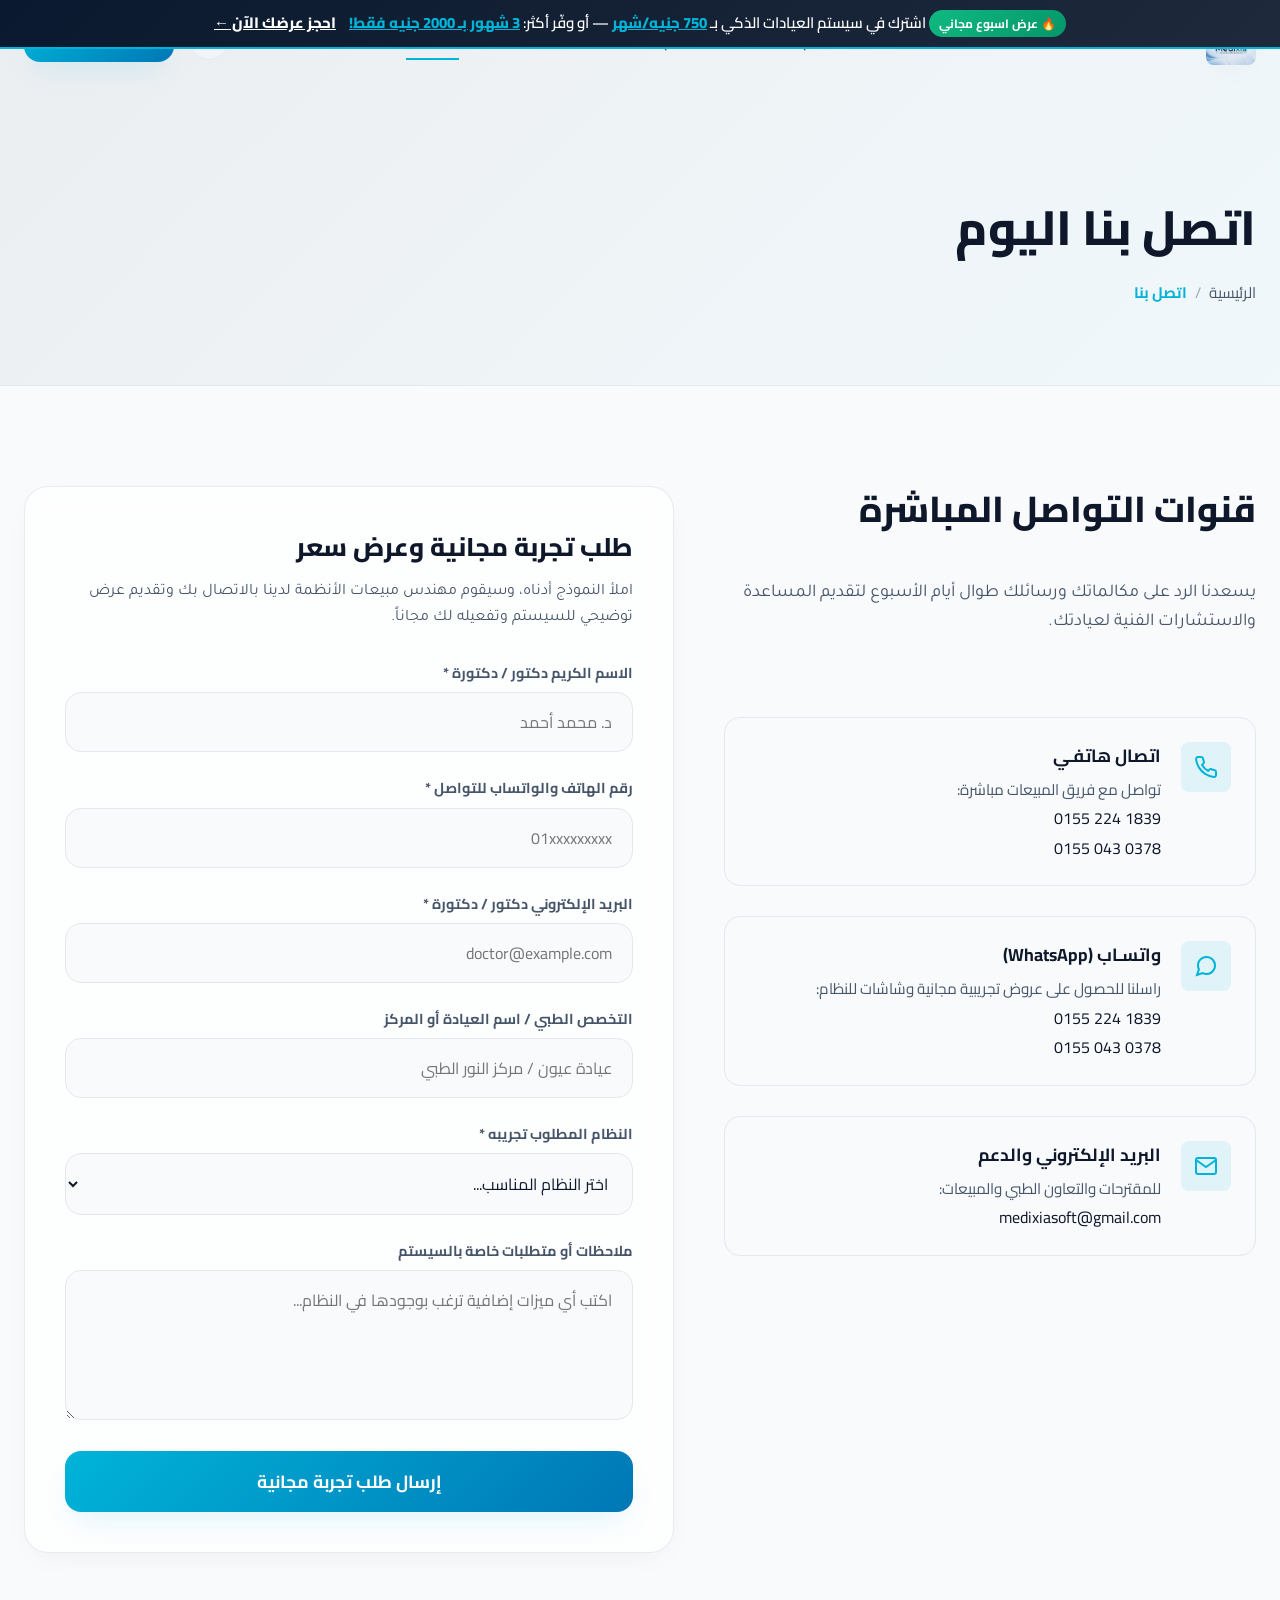
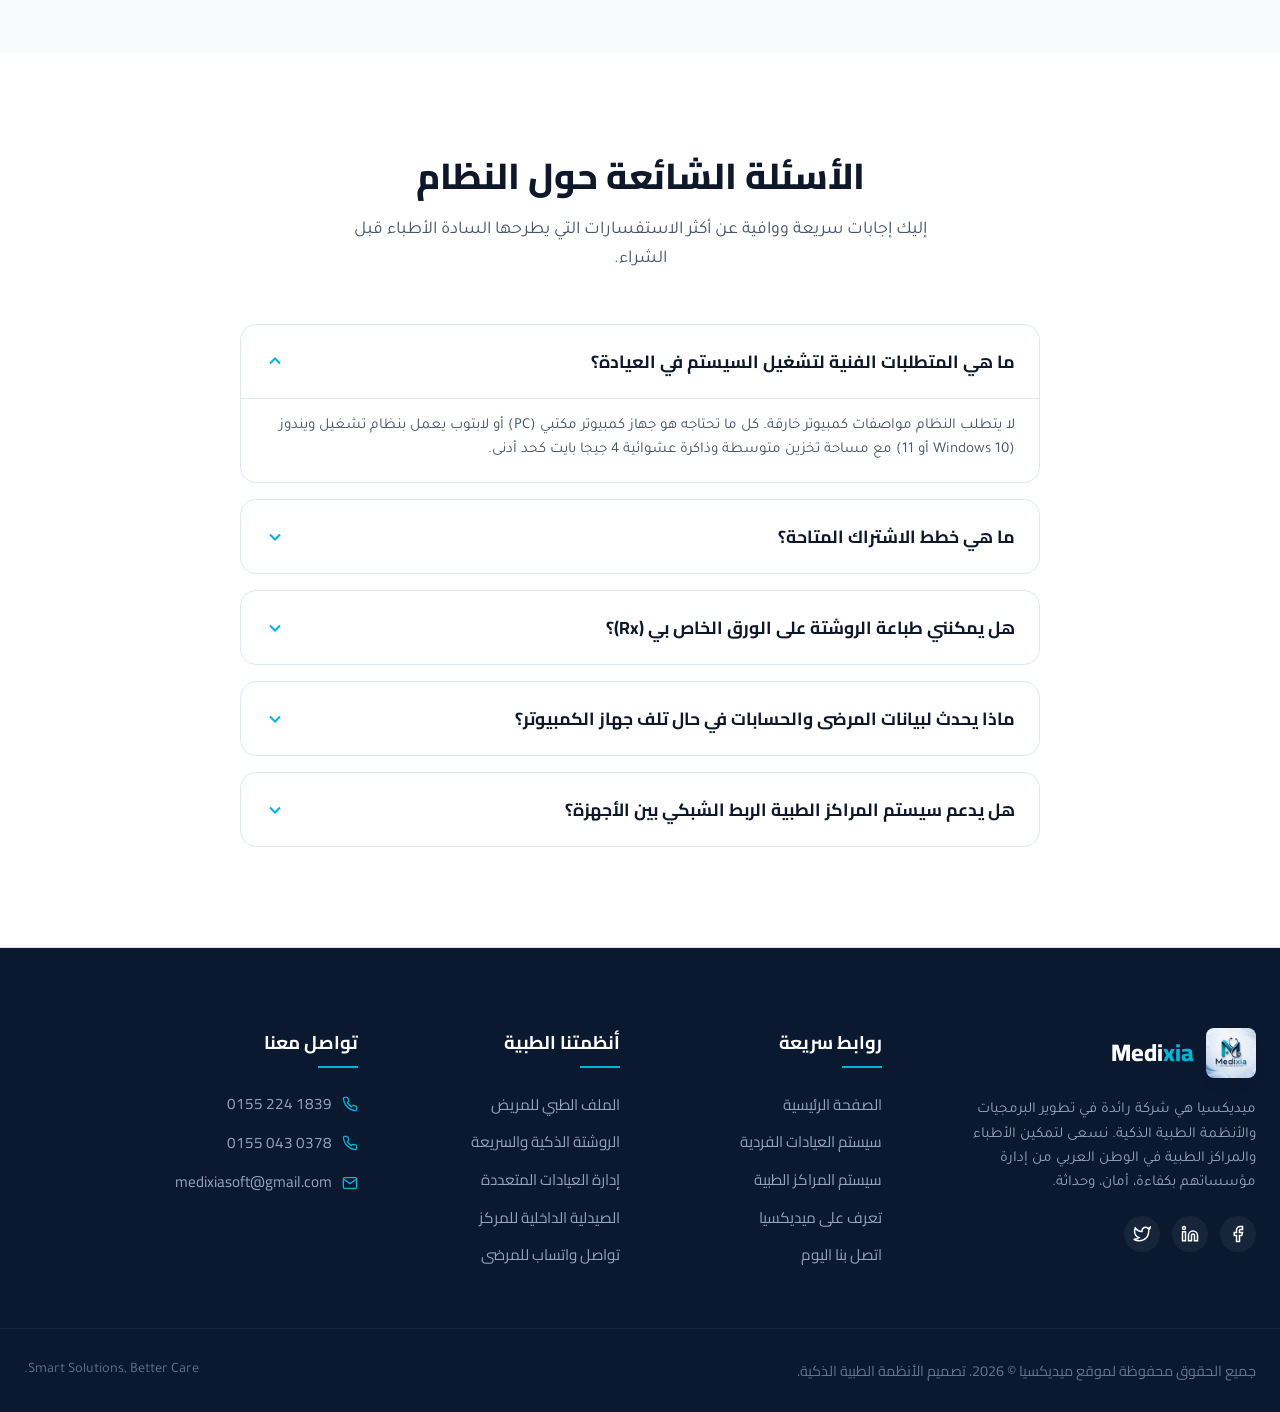
<file: contact.html>
<!DOCTYPE html>
<html lang="ar" dir="rtl">
<head>
    <meta charset="UTF-8">
    <meta name="viewport" content="width=device-width, initial-scale=1.0">
    
    <!-- Primary SEO Meta Tags -->
    <title>اتصل بنا وطلب تجربة مجانية | ميديكسيا</title>
    <meta name="description" content="تواصل مع شركة ميديكسيا للأنظمة الطبية هاتفياً أو عبر الواتساب. اطرح استفسارك أو اطلب تجربة مجانية وعرض سعر لعيادتك أو مركزك الطبي.">
    <meta name="keywords" content="تواصل ميديكسيا، دعم فني عيادة، طلب تجربة مجانية، أرقام مبيعات أنظمة طبية">
    
    <!-- Stylesheets -->
    <link rel="stylesheet" href="css/style.css">
</head>
<body>

    <!-- Promo Bar (Limited Time Offer) -->
    <div class="promo-bar">
        <div class="container">
            <span class="promo-badge">🔥 عرض اسبوع مجاني</span>
            اشترك في سيستم العيادات الذكي بـ <span class="highlight">750 جنيه/شهر</span> — أو وفّر أكثر: <span class="highlight">3 شهور بـ 2000 جنيه فقط!</span>
            <a href="#request-demo" style="text-decoration: underline; margin-right: 10px; font-weight: 800;">احجز عرضك الآن ←</a>
        </div>
    </div>

    <!-- Header Navigation -->
    <header>
        <div class="container nav-container">
            <div class="logo-wrapper">
                <img src="assets/logo.jpg" alt="Medixia Logo" class="logo-img">
                <div class="logo-text">Medi<span>xia</span></div>
            </div>
            
            <nav>
                <ul class="nav-menu" id="nav-menu">
                    <li><a href="index.html" class="nav-link">الرئيسية</a></li>
                    <li><a href="clinics.html" class="nav-link">سيستم العيادات</a></li>
                    <li><a href="centers.html" class="nav-link">سيستم المراكز الطبية</a></li>
                    <li><a href="about.html" class="nav-link">من نحن</a></li>
                    <li><a href="contact.html" class="nav-link">اتصل بنا</a></li>
                </ul>
            </nav>
            
            <div class="nav-actions">
                <button class="theme-toggle-btn" id="theme-toggle" aria-label="Toggle Theme">
                    <svg class="sun-icon" width="20" height="20" viewBox="0 0 24 24" fill="none" stroke="currentColor" stroke-width="2" stroke-linecap="round" stroke-linejoin="round"><circle cx="12" cy="12" r="5"></circle><line x1="12" y1="1" x2="12" y2="3"></line><line x1="12" y1="21" x2="12" y2="23"></line><line x1="4.22" y1="4.22" x2="5.64" y2="5.64"></line><line x1="18.36" y1="18.36" x2="19.78" y2="19.78"></line><line x1="1" y1="12" x2="3" y2="12"></line><line x1="21" y1="12" x2="23" y2="12"></line><line x1="4.22" y1="19.78" x2="5.64" y2="18.36"></line><line x1="18.36" y1="5.64" x2="19.78" y2="4.22"></line></svg>
                    <svg class="moon-icon" width="20" height="20" viewBox="0 0 24 24" fill="none" stroke="currentColor" stroke-width="2" stroke-linecap="round" stroke-linejoin="round"><path d="M21 12.79A9 9 0 1 1 11.21 3 7 7 0 0 0 21 12.79z"></path></svg>
                </button>
                <a href="contact.html#request-demo" class="btn btn-primary" style="padding: 10px 20px; font-size: 0.9rem;">طلب تجربة مجانية</a>
                
                <button class="hamburger" id="hamburger-btn" aria-label="Menu">
                    <span></span>
                    <span></span>
                    <span></span>
                </button>
            </div>
        </div>
    </header>

    <!-- Page Hero Banner -->
    <div class="page-hero">
        <div class="container">
            <h1 class="page-hero-title">اتصل بنا اليوم</h1>
            <ul class="breadcrumbs">
                <li><a href="index.html">الرئيسية</a></li>
                <li>اتصل بنا</li>
            </ul>
        </div>
    </div>

    <!-- Contact & Request Demo Section -->
    <section class="section" id="contact-sec">
        <div class="container contact-grid">
            <div class="contact-info-panel reveal">
                <h2 class="section-title">قنوات التواصل المباشرة</h2>
                <p class="section-subtitle" style="margin-left: 0; margin-right: 0;">يسعدنا الرد على مكالماتك ورسائلك طوال أيام الأسبوع لتقديم المساعدة والاستشارات الفنية لعيادتك.</p>
                
                <!-- Contact info item 1 -->
                <div class="contact-card-item">
                    <div class="contact-icon-box">
                        <svg width="24" height="24" viewBox="0 0 24 24" fill="none" stroke="currentColor" stroke-width="2"><path d="M22 16.92v3a2 2 0 0 1-2.18 2 19.79 19.79 0 0 1-8.63-3.07 19.5 19.5 0 0 1-6-6 19.79 19.79 0 0 1-3.07-8.67A2 2 0 0 1 4.11 2h3a2 2 0 0 1 2 1.72 12.84 12.84 0 0 0 .7 2.81 2 2 0 0 1-.45 2.11L8.09 9.91a16 16 0 0 0 6 6l1.27-1.27a2 2 0 0 1 2.11-.45 12.84 12.84 0 0 0 2.81.7A2 2 0 0 1 22 16.92z"></path></svg>
                    </div>
                    <div class="contact-details">
                        <h5>اتصال هاتفـي</h5>
                        <p>تواصل مع فريق المبيعات مباشرة:</p>
                        <a href="tel:01552241839">0155 224 1839</a>
                        <a href="tel:01550430378">0155 043 0378</a>
                    </div>
                </div>

                <!-- Contact info item 2 -->
                <div class="contact-card-item">
                    <div class="contact-icon-box">
                        <svg width="24" height="24" viewBox="0 0 24 24" fill="none" stroke="currentColor" stroke-width="2"><path d="M21 11.5a8.38 8.38 0 0 1-.9 3.8 8.5 8.5 0 0 1-7.6 4.7 8.38 8.38 0 0 1-3.8-.9L3 21l1.9-5.7a8.38 8.38 0 0 1-.9-3.8 8.5 8.5 0 0 1 4.7-7.6 8.38 8.38 0 0 1 3.8-.9h.5a8.48 8.48 0 0 1 8 8v.5z"></path></svg>
                    </div>
                    <div class="contact-details">
                        <h5>واتسـاب (WhatsApp)</h5>
                        <p>راسلنا للحصول على عروض تجريبية مجانية وشاشات للنظام:</p>
                        <a href="https://wa.me/201552241839" target="_blank">0155 224 1839</a>
                        <a href="https://wa.me/201550430378" target="_blank">0155 043 0378</a>
                    </div>
                </div>

                <!-- Contact info item 3 -->
                <div class="contact-card-item">
                    <div class="contact-icon-box">
                        <svg width="24" height="24" viewBox="0 0 24 24" fill="none" stroke="currentColor" stroke-width="2"><path d="M4 4h16c1.1 0 2 .9 2 2v12c0 1.1-.9 2-2 2H4c-1.1 0-2-.9-2-2V6c0-1.1.9-2 2-2z"></path><polyline points="22,6 12,13 2,6"></polyline></svg>
                    </div>
                    <div class="contact-details">
                        <h5>البريد الإلكتروني والدعم</h5>
                        <p>للمقترحات والتعاون الطبي والمبيعات:</p>
                        <a href="mailto:medixiasoft@gmail.com" style="direction: ltr; text-align: right;">medixiasoft@gmail.com</a>
                    </div>
                </div>
            </div>

            <!-- Demo Request Form -->
            <div class="form-box glass-panel reveal" id="request-demo">
                <h3 style="font-size: 1.6rem; font-weight: 800; margin-bottom: 12px;">طلب تجربة مجانية وعرض سعر</h3>
                <p style="color: var(--text-secondary); margin-bottom: 30px; font-family: var(--font-secondary);">املأ النموذج أدناه، وسيقوم مهندس مبيعات الأنظمة لدينا بالاتصال بك وتقديم عرض توضيحي للسيستم وتفعيله لك مجاناً.</p>
                
                <form id="medixia-contact-form">
                    <div class="form-group">
                        <label for="doctor-name" class="form-label">الاسم الكريم دكتور / دكتورة *</label>
                        <input type="text" id="doctor-name" class="form-control" placeholder="د. محمد أحمد" required>
                    </div>

                    <div class="form-group">
                        <label for="doctor-phone" class="form-label">رقم الهاتف والواتساب للتواصل *</label>
                        <input type="tel" id="doctor-phone" class="form-control" placeholder="01xxxxxxxxx" required style="direction: ltr; text-align: right;">
                    </div>

                    <div class="form-group">
                        <label for="doctor-email" class="form-label">البريد الإلكتروني دكتور / دكتورة *</label>
                        <input type="email" id="doctor-email" class="form-control" placeholder="doctor@example.com" required style="direction: ltr; text-align: right;">
                    </div>

                    <div class="form-group">
                        <label for="clinic-specialty" class="form-label">التخصص الطبي / اسم العيادة أو المركز</label>
                        <input type="text" id="clinic-specialty" class="form-control" placeholder="عيادة عيون / مركز النور الطبي">
                    </div>

                    <div class="form-group">
                        <label for="system-type" class="form-label">النظام المطلوب تجريبه *</label>
                        <select id="system-type" class="form-control" required>
                            <option value="" disabled selected>اختر النظام المناسب...</option>
                            <option value="clinics">سيستم إدارة العيادات الفردية (750 ج.م/شهرياً)</option>
                            <option value="centers">سيستم إدارة المراكز الطبية والمجمعات (2500 ج.م/شهرياً)</option>
                            <option value="both">طلب استشارة طبية لاختيار النظام الأنسب</option>
                        </select>
                    </div>

                    <div class="form-group">
                        <label for="notes" class="form-label">ملاحظات أو متطلبات خاصة بالسيستم</label>
                        <textarea id="notes" class="form-control" placeholder="اكتب أي ميزات إضافية ترغب بوجودها في النظام..."></textarea>
                    </div>

                    <button type="submit" class="btn btn-primary" style="width: 100%; padding: 14px; font-size: 1.1rem;">إرسال طلب تجربة مجانية</button>
                    
                    <div id="form-status-message" class="form-status"></div>
                </form>
            </div>
        </div>
    </section>

    <!-- FAQ Accordion Section -->
    <section class="section" style="background-color: var(--bg-secondary);">
        <div class="container">
            <div class="text-center">
                <h2 class="section-title">الأسئلة الشائعة حول النظام</h2>
                <p class="section-subtitle">إليك إجابات سريعة ووافية عن أكثر الاستفسارات التي يطرحها السادة الأطباء قبل الشراء.</p>
            </div>
            
            <div class="accordion reveal">
                <!-- FAQ 1 -->
                <div class="accordion-item active">
                    <button class="accordion-header">
                        <span>ما هي المتطلبات الفنية لتشغيل السيستم في العيادة؟</span>
                        <svg class="accordion-icon" width="20" height="20" viewBox="0 0 24 24" fill="none" stroke="currentColor" stroke-width="2.5"><polyline points="6 9 12 15 18 9"></polyline></svg>
                    </button>
                    <div class="accordion-content">
                        <div class="accordion-content-inner">
                            لا يتطلب النظام مواصفات كمبيوتر خارقة. كل ما تحتاجه هو جهاز كمبيوتر مكتبي (PC) أو لابتوب يعمل بنظام تشغيل ويندوز (Windows 10 أو 11) مع مساحة تخزين متوسطة وذاكرة عشوائية 4 جيجا بايت كحد أدنى.
                        </div>
                    </div>
                </div>

                <!-- FAQ 2 -->
                <div class="accordion-item">
                    <button class="accordion-header">
                        <span>ما هي خطط الاشتراك المتاحة؟</span>
                        <svg class="accordion-icon" width="20" height="20" viewBox="0 0 24 24" fill="none" stroke="currentColor" stroke-width="2.5"><polyline points="6 9 12 15 18 9"></polyline></svg>
                    </button>
                    <div class="accordion-content">
                        <div class="accordion-content-inner">
                            نوفر خطتين: <strong>اشتراك شهري بـ 750 جنيه</strong>، أو <strong>اشتراك 3 شهور بـ 2000 جنيه فقط</strong> (وفّر 250 ج.م). الاشتراك يشمل التثبيت والتدريب والدعم الفني وجميع التحديثات طوال فترة الاشتراك.
                        </div>
                    </div>
                </div>

                <!-- FAQ 3 -->
                <div class="accordion-item">
                    <button class="accordion-header">
                        <span>هل يمكنني طباعة الروشتة على الورق الخاص بي (Rx)؟</span>
                        <svg class="accordion-icon" width="20" height="20" viewBox="0 0 24 24" fill="none" stroke="currentColor" stroke-width="2.5"><polyline points="6 9 12 15 18 9"></polyline></svg>
                    </button>
                    <div class="accordion-content">
                        <div class="accordion-content-inner">
                            نعم، بكل تأكيد. يتيح لك النظام إدراج لوجو عيادتك وضبط مقاس الهوامش بالمليمتر لتتطابق تماماً مع أوراق الروشتات الخاصة بك، بحيث تتم طباعة محتويات العلاج فقط في الأماكن الفارغة بدقة متناهية.
                        </div>
                    </div>
                </div>

                <!-- FAQ 4 -->
                <div class="accordion-item">
                    <button class="accordion-header">
                        <span>ماذا يحدث لبيانات المرضى والحسابات في حال تلف جهاز الكمبيوتر؟</span>
                        <svg class="accordion-icon" width="20" height="20" viewBox="0 0 24 24" fill="none" stroke="currentColor" stroke-width="2.5"><polyline points="6 9 12 15 18 9"></polyline></svg>
                    </button>
                    <div class="accordion-content">
                        <div class="accordion-content-inner">
                            بياناتك في أمان تام. يقوم النظام بعمل نسخ احتياطي تلقائي للبيانات والملفات بشكل يومي على سحابة آمنة وعلى فلاشة خارجية مخصصة. في حال حدوث أي تلف لجهازك، يقوم مهندسو الدعم الفني لدينا بتنزيل نسختك الاحتياطية على جهازك الجديد واستعادة العيادة للعمل فوراً دون فقدان أي بيانات.
                        </div>
                    </div>
                </div>

                <!-- FAQ 5 -->
                <div class="accordion-item">
                    <button class="accordion-header">
                        <span>هل يدعم سيستم المراكز الطبية الربط الشبكي بين الأجهزة؟</span>
                        <svg class="accordion-icon" width="20" height="20" viewBox="0 0 24 24" fill="none" stroke="currentColor" stroke-width="2.5"><polyline points="6 9 12 15 18 9"></polyline></svg>
                    </button>
                    <div class="accordion-content">
                        <div class="accordion-content-inner">
                            نعم، نظام المراكز الطبية والمجمعات يعمل بشكل شبكي متكامل (Server-Client)، حيث يتم تثبيت خادم البيانات الرئيسي (Server) بالمركز وتوصيل عيادات الأطباء والاستقبال والصيدلية معاً لتتدفق البيانات وتحدث فوراً في نفس اللحظة بكل أمان وسرعة.
                        </div>
                    </div>
                </div>
            </div>
        </div>
    </section>

    <!-- Footer -->
    <footer>
        <div class="container footer-grid">
            <div class="footer-col">
                <div class="logo-wrapper" style="margin-bottom: 20px;">
                    <img src="assets/logo.jpg" alt="Medixia Logo" class="logo-img">
                    <div class="logo-text" style="color: #ffffff;">Medi<span>xia</span></div>
                </div>
                <p>ميديكسيا هي شركة رائدة في تطوير البرمجيات والأنظمة الطبية الذكية. نسعى لتمكين الأطباء والمراكز الطبية في الوطن العربي من إدارة مؤسساتهم بكفاءة، أمان، وحداثة.</p>
                <div class="social-links">
                    <a href="#" class="social-icon" aria-label="Facebook"><svg width="18" height="18" viewBox="0 0 24 24" fill="none" stroke="currentColor" stroke-width="2"><path d="M18 2h-3a5 5 0 0 0-5 5v3H7v4h3v8h4v-8h3l1-4h-4V7a1 1 0 0 1 1-1h3z"></path></svg></a>
                    <a href="#" class="social-icon" aria-label="LinkedIn"><svg width="18" height="18" viewBox="0 0 24 24" fill="none" stroke="currentColor" stroke-width="2"><path d="M16 8a6 6 0 0 1 6 6v7h-4v-7a2 2 0 0 0-2-2 2 2 0 0 0-2 2v7h-4v-7a6 6 0 0 1 6-6z"></path><rect x="2" y="9" width="4" height="12"></rect><circle cx="4" cy="4" r="2"></circle></svg></a>
                    <a href="#" class="social-icon" aria-label="Twitter"><svg width="18" height="18" viewBox="0 0 24 24" fill="none" stroke="currentColor" stroke-width="2"><path d="M23 3a10.9 10.9 0 0 1-3.14 1.53 4.48 4.48 0 0 0-7.86 3v1A10.66 10.66 0 0 1 3 4s-4 9 5 13a11.64 11.64 0 0 1-7 2c9 5 20 0 20-11.5a4.5 4.5 0 0 0-.08-.83A7.72 7.72 0 0 0 23 3z"></path></svg></a>
                </div>
            </div>

            <div class="footer-col">
                <h4>روابط سريعة</h4>
                <ul class="footer-links">
                    <li><a href="index.html">الصفحة الرئيسية</a></li>
                    <li><a href="clinics.html">سيستم العيادات الفردية</a></li>
                    <li><a href="centers.html">سيستم المراكز الطبية</a></li>
                    <li><a href="about.html">تعرف على ميديكسيا</a></li>
                    <li><a href="contact.html">اتصل بنا اليوم</a></li>
                </ul>
            </div>

            <div class="footer-col">
                <h4>أنظمتنا الطبية</h4>
                <ul class="footer-links">
                    <li><a href="clinics.html#ehr">الملف الطبي للمريض</a></li>
                    <li><a href="clinics.html#prescription">الروشتة الذكية والسريعة</a></li>
                    <li><a href="centers.html#multi-clinic">إدارة العيادات المتعددة</a></li>
                    <li><a href="centers.html#pharmacy">الصيدلية الداخلية للمركز</a></li>
                    <li><a href="centers.html#whatsapp-comm">تواصل واتساب للمرضى</a></li>
                </ul>
            </div>

            <div class="footer-col">
                <h4>تواصل معنا</h4>
                <ul class="contact-list">
                    <li>
                        <svg width="16" height="16" viewBox="0 0 24 24" fill="none" stroke="currentColor" stroke-width="2"><path d="M22 16.92v3a2 2 0 0 1-2.18 2 19.79 19.79 0 0 1-8.63-3.07 19.5 19.5 0 0 1-6-6 19.79 19.79 0 0 1-3.07-8.67A2 2 0 0 1 4.11 2h3a2 2 0 0 1 2 1.72 12.84 12.84 0 0 0 .7 2.81 2 2 0 0 1-.45 2.11L8.09 9.91a16 16 0 0 0 6 6l1.27-1.27a2 2 0 0 1 2.11-.45 12.84 12.84 0 0 0 2.81.7A2 2 0 0 1 22 16.92z"></path></svg>
                        <a href="tel:01552241839">0155 224 1839</a>
                    </li>
                    <li>
                        <svg width="16" height="16" viewBox="0 0 24 24" fill="none" stroke="currentColor" stroke-width="2"><path d="M22 16.92v3a2 2 0 0 1-2.18 2 19.79 19.79 0 0 1-8.63-3.07 19.5 19.5 0 0 1-6-6 19.79 19.79 0 0 1-3.07-8.67A2 2 0 0 1 4.11 2h3a2 2 0 0 1 2 1.72 12.84 12.84 0 0 0 .7 2.81 2 2 0 0 1-.45 2.11L8.09 9.91a16 16 0 0 0 6 6l1.27-1.27a2 2 0 0 1 2.11-.45 12.84 12.84 0 0 0 2.81.7A2 2 0 0 1 22 16.92z"></path></svg>
                        <a href="tel:01550430378">0155 043 0378</a>
                    </li>
                    <li>
                        <svg width="16" height="16" viewBox="0 0 24 24" fill="none" stroke="currentColor" stroke-width="2"><path d="M4 4h16c1.1 0 2 .9 2 2v12c0 1.1-.9 2-2 2H4c-1.1 0-2-.9-2-2V6c0-1.1.9-2 2-2z"></path><polyline points="22,6 12,13 2,6"></polyline></svg>
                        <a href="mailto:medixiasoft@gmail.com">medixiasoft@gmail.com</a>
                    </li>
                </ul>
            </div>
        </div>

        <div class="footer-bottom container">
            <p>جميع الحقوق محفوظة لموقع ميديكسيا © 2026. تصميم الأنظمة الطبية الذكية.</p>
            <p style="font-family: var(--font-secondary);">Smart Solutions, Better Care.</p>
        </div>
    </footer>

    <!-- Main JavaScript -->
    <script src="js/main.js"></script>
</body>
</html>
</file>
<file: css/style.css>
@import url('https://fonts.googleapis.com/css2?family=Cairo:wght@300;400;500;600;700;800&family=Tajawal:wght@300;400;500;700;800;900&display=swap');

:root {
    /* Color Palette */
    --primary-teal: #00b4d8;
    --primary-teal-rgb: 0, 180, 216;
    --primary-teal-dark: #0077b6;
    --secondary-navy: #0a192f;
    --secondary-navy-rgb: 10, 25, 47;
    --accent-emerald: #10b981;
    --accent-emerald-rgb: 16, 185, 129;
    --accent-red: #ef4444;

    /* Light Theme Defaults */
    --bg-primary: #f8fafc;
    --bg-secondary: #ffffff;
    --bg-tertiary: #f1f5f9;
    --text-primary: #0f172a;
    --text-secondary: #475569;
    --text-light: #94a3b8;
    --border-color: #e2e8f0;
    --glass-bg: rgba(255, 255, 255, 0.75);
    --glass-border: rgba(226, 232, 240, 0.8);
    --card-shadow: 0 10px 30px -10px rgba(0, 0, 0, 0.05);
    --glow-shadow: 0 15px 30px -10px rgba(0, 180, 216, 0.15);
    
    /* Typography & Spacing */
    --font-primary: 'Cairo', 'Tajawal', sans-serif;
    --font-secondary: 'Tajawal', sans-serif;
    --nav-height: 80px;
    --border-radius-sm: 8px;
    --border-radius-md: 16px;
    --border-radius-lg: 24px;
    --border-radius-xl: 32px;
}

[data-theme="dark"] {
    /* Dark Theme Override */
    --bg-primary: #080c14;
    --bg-secondary: #0f1626;
    --bg-tertiary: #172237;
    --text-primary: #f8fafc;
    --text-secondary: #94a3b8;
    --text-light: #64748b;
    --border-color: #1e293b;
    --glass-bg: rgba(15, 22, 38, 0.75);
    --glass-border: rgba(30, 41, 59, 0.8);
    --card-shadow: 0 20px 40px -15px rgba(0, 0, 0, 0.3);
    --glow-shadow: 0 15px 30px -10px rgba(0, 180, 216, 0.25);
}

/* Reset & Base Styles */
* {
    margin: 0;
    padding: 0;
    box-sizing: border-box;
    outline: none;
    font-family: var(--font-primary);
}

html {
    scroll-behavior: smooth;
    font-size: 16px;
}

body {
    background-color: var(--bg-primary);
    color: var(--text-primary);
    direction: rtl;
    text-align: right;
    line-height: 1.6;
    overflow-x: hidden;
    transition: background-color 0.4s ease, color 0.4s ease;
}

a {
    text-decoration: none;
    color: inherit;
    transition: all 0.3s ease;
}

button, input, select, textarea {
    font-family: var(--font-primary);
}

img {
    max-width: 100%;
    height: auto;
    display: block;
}

/* Custom Scrollbar */
::-webkit-scrollbar {
    width: 10px;
}
::-webkit-scrollbar-track {
    background: var(--bg-primary);
}
::-webkit-scrollbar-thumb {
    background: var(--border-color);
    border-radius: 5px;
    border: 2px solid var(--bg-primary);
}
::-webkit-scrollbar-thumb:hover {
    background: var(--primary-teal);
}

/* General Layout Utilities */
.container {
    width: 100%;
    max-width: 1280px;
    margin: 0 auto;
    padding: 0 24px;
}

.section {
    padding: 100px 0;
    position: relative;
}

.text-center {
    text-align: center;
}

/* Typography Classes */
.section-title {
    font-size: 2.25rem;
    font-weight: 800;
    margin-bottom: 16px;
    color: var(--text-primary);
    line-height: 1.3;
}
.section-title span {
    background: linear-gradient(135deg, var(--primary-teal), var(--primary-teal-dark));
    -webkit-background-clip: text;
    -webkit-text-fill-color: transparent;
}

.section-subtitle {
    font-size: 1.125rem;
    color: var(--text-secondary);
    max-width: 600px;
    margin: 0 auto 50px auto;
    font-family: var(--font-secondary);
}

/* Glassmorphism utility */
.glass-panel {
    background: var(--glass-bg);
    backdrop-filter: blur(12px);
    -webkit-backdrop-filter: blur(12px);
    border: 1px solid var(--glass-border);
    box-shadow: var(--card-shadow);
}

/* Button Styles */
.btn {
    display: inline-flex;
    align-items: center;
    justify-content: center;
    padding: 12px 28px;
    border-radius: var(--border-radius-md);
    font-weight: 700;
    font-size: 1rem;
    cursor: pointer;
    transition: all 0.3s cubic-bezier(0.4, 0, 0.2, 1);
    border: none;
    gap: 8px;
}

.btn-primary {
    background: linear-gradient(135deg, var(--primary-teal), var(--primary-teal-dark));
    color: #ffffff;
    box-shadow: var(--glow-shadow);
}
.btn-primary:hover {
    transform: translateY(-3px);
    box-shadow: 0 20px 35px -10px rgba(0, 180, 216, 0.4);
}
.btn-primary:active {
    transform: translateY(-1px);
}

.btn-secondary {
    background: var(--bg-tertiary);
    color: var(--text-primary);
    border: 1px solid var(--border-color);
}
.btn-secondary:hover {
    background: var(--border-color);
    transform: translateY(-3px);
}

.btn-outline {
    background: transparent;
    color: var(--primary-teal);
    border: 2px solid var(--primary-teal);
}
.btn-outline:hover {
    background: var(--primary-teal);
    color: #ffffff;
    transform: translateY(-3px);
    box-shadow: var(--glow-shadow);
}

.btn-accent {
    background: linear-gradient(135deg, var(--accent-emerald), #059669);
    color: #ffffff;
    box-shadow: 0 10px 25px -10px rgba(16, 185, 129, 0.3);
}
.btn-accent:hover {
    transform: translateY(-3px);
    box-shadow: 0 20px 35px -10px rgba(16, 185, 129, 0.5);
}

/* Header & Navigation */
header {
    position: fixed;
    top: 0;
    left: 0;
    width: 100%;
    height: var(--nav-height);
    display: flex;
    align-items: center;
    z-index: 1000;
    transition: all 0.4s ease;
}

header.scrolled {
    height: 70px;
    background: var(--glass-bg);
    backdrop-filter: blur(15px);
    -webkit-backdrop-filter: blur(15px);
    border-bottom: 1px solid var(--glass-border);
    box-shadow: 0 5px 25px rgba(0, 0, 0, 0.03);
}

.nav-container {
    display: flex;
    align-items: center;
    justify-content: space-between;
    width: 100%;
}

.logo-wrapper {
    display: flex;
    align-items: center;
    gap: 12px;
}

.logo-img {
    height: 50px;
    width: 50px;
    object-fit: cover;
    border-radius: var(--border-radius-sm);
    box-shadow: var(--card-shadow);
    transition: all 0.3s ease;
}
header.scrolled .logo-img {
    height: 42px;
    width: 42px;
}

.logo-text {
    font-size: 1.5rem;
    font-weight: 800;
    color: var(--text-primary);
}
.logo-text span {
    color: var(--primary-teal);
}

.nav-menu {
    display: flex;
    align-items: center;
    gap: 30px;
    list-style: none;
}

.nav-link {
    font-size: 1rem;
    font-weight: 600;
    color: var(--text-secondary);
    position: relative;
    padding: 6px 0;
}
.nav-link:hover, .nav-link.active {
    color: var(--primary-teal);
}
.nav-link::after {
    content: '';
    position: absolute;
    bottom: 0;
    left: 0;
    width: 0;
    height: 2px;
    background: var(--primary-teal);
    transition: width 0.3s ease;
}
.nav-link:hover::after, .nav-link.active::after {
    width: 100%;
}

.nav-actions {
    display: flex;
    align-items: center;
    gap: 15px;
}

/* Theme Switcher Toggle */
.theme-toggle-btn {
    background: var(--bg-tertiary);
    border: 1px solid var(--border-color);
    width: 40px;
    height: 40px;
    border-radius: 50%;
    display: flex;
    align-items: center;
    justify-content: center;
    cursor: pointer;
    color: var(--text-primary);
    transition: all 0.3s ease;
}
.theme-toggle-btn:hover {
    color: var(--primary-teal);
    background: var(--border-color);
    transform: rotate(20deg);
}

.theme-toggle-btn .sun-icon {
    display: none;
}
.theme-toggle-btn .moon-icon {
    display: block;
}
[data-theme="dark"] .theme-toggle-btn .sun-icon {
    display: block;
}
[data-theme="dark"] .theme-toggle-btn .moon-icon {
    display: none;
}

/* Mobile Nav Toggle */
.hamburger {
    display: none;
    flex-direction: column;
    justify-content: space-between;
    width: 30px;
    height: 21px;
    background: transparent;
    border: none;
    cursor: pointer;
    padding: 0;
    z-index: 1001;
}

.hamburger span {
    width: 100%;
    height: 3px;
    background-color: var(--text-primary);
    border-radius: 10px;
    transition: all 0.3s cubic-bezier(0.4, 0, 0.2, 1);
}

.hamburger.open span:first-child {
    transform: rotate(-45deg) translate(-6px, 6px);
}
.hamburger.open span:nth-child(2) {
    opacity: 0;
    transform: translateX(-20px);
}
.hamburger.open span:last-child {
    transform: rotate(45deg) translate(-6px, -6px);
}

/* Limited Time Offer Bar & Badges */
.promo-bar {
    background: linear-gradient(135deg, var(--secondary-navy), #1e293b);
    color: #ffffff;
    text-align: center;
    padding: 10px 0;
    font-size: 0.938rem;
    font-weight: 600;
    position: relative;
    z-index: 1001;
    margin-top: 0;
    border-bottom: 2px solid var(--primary-teal);
}
.promo-bar span.highlight {
    color: var(--primary-teal);
    font-weight: 800;
    text-decoration: underline;
}
.promo-badge {
    background: linear-gradient(135deg, var(--accent-emerald), #059669);
    color: #ffffff;
    padding: 4px 10px;
    border-radius: 50px;
    font-size: 0.75rem;
    font-weight: 700;
    display: inline-flex;
    align-items: center;
    gap: 4px;
    animation: pulseGlow 2s infinite;
}

@keyframes pulseGlow {
    0% {
        box-shadow: 0 0 0 0 rgba(16, 185, 129, 0.7);
    }
    70% {
        box-shadow: 0 0 0 10px rgba(16, 185, 129, 0);
    }
    100% {
        box-shadow: 0 0 0 0 rgba(16, 185, 129, 0);
    }
}

/* Hero Section */
.hero {
    min-height: 100vh;
    display: flex;
    align-items: center;
    padding-top: calc(var(--nav-height) + 40px);
    position: relative;
    overflow: hidden;
}

/* Background glowing meshes */
.hero-bg {
    position: absolute;
    top: 0;
    left: 0;
    width: 100%;
    height: 100%;
    z-index: 0;
    pointer-events: none;
}
.hero-bg::before {
    content: '';
    position: absolute;
    top: -20%;
    right: -10%;
    width: 50%;
    height: 70%;
    background: radial-gradient(circle, rgba(0, 180, 216, 0.12) 0%, rgba(0, 0, 0, 0) 70%);
    z-index: 0;
}
.hero-bg::after {
    content: '';
    position: absolute;
    bottom: -10%;
    left: -10%;
    width: 50%;
    height: 60%;
    background: radial-gradient(circle, rgba(16, 185, 129, 0.08) 0%, rgba(0, 0, 0, 0) 70%);
    z-index: 0;
}

.hero-grid {
    display: grid;
    grid-template-columns: 1.1fr 0.9fr;
    gap: 50px;
    align-items: center;
    position: relative;
    z-index: 1;
}

.hero-content {
    display: flex;
    flex-direction: column;
    align-items: flex-start;
}

.hero-tagline {
    font-size: 0.95rem;
    font-weight: 700;
    color: var(--primary-teal);
    background: rgba(0, 180, 216, 0.1);
    padding: 6px 16px;
    border-radius: 50px;
    margin-bottom: 20px;
    display: inline-flex;
    align-items: center;
    gap: 8px;
    border: 1px solid rgba(0, 180, 216, 0.2);
}

.hero-title {
    font-size: 3.5rem;
    font-weight: 800;
    line-height: 1.25;
    margin-bottom: 24px;
    color: var(--text-primary);
}
.hero-title span {
    background: linear-gradient(135deg, var(--primary-teal), var(--primary-teal-dark));
    -webkit-background-clip: text;
    -webkit-text-fill-color: transparent;
}

.hero-desc {
    font-size: 1.18rem;
    color: var(--text-secondary);
    margin-bottom: 40px;
    font-family: var(--font-secondary);
}

.hero-buttons {
    display: flex;
    gap: 16px;
    width: 100%;
}

.hero-features {
    display: flex;
    gap: 24px;
    margin-top: 40px;
    width: 100%;
}
.hero-feature-item {
    display: flex;
    align-items: center;
    gap: 8px;
    font-size: 0.938rem;
    font-weight: 600;
    color: var(--text-secondary);
}
.hero-feature-item svg {
    color: var(--accent-emerald);
    flex-shrink: 0;
}

/* Floating Mockup */
.hero-image-wrapper {
    position: relative;
    display: flex;
    justify-content: center;
}

.hero-mockup {
    position: relative;
    border-radius: var(--border-radius-lg);
    overflow: hidden;
    box-shadow: 0 30px 60px -15px rgba(0, 0, 0, 0.2), var(--glow-shadow);
    border: 1px solid var(--glass-border);
    animation: floatImage 6s ease-in-out infinite;
    z-index: 2;
}

.hero-mockup-bg {
    position: absolute;
    top: 50%;
    left: 50%;
    transform: translate(-50%, -50%);
    width: 120%;
    height: 120%;
    background: radial-gradient(circle, rgba(0, 180, 216, 0.15) 0%, rgba(0, 0, 0, 0) 60%);
    z-index: 1;
    pointer-events: none;
}

@keyframes floatImage {
    0%, 100% {
        transform: translateY(0);
    }
    50% {
        transform: translateY(-15px);
    }
}

.offer-card-badge {
    position: absolute;
    top: -20px;
    right: -20px;
    background: linear-gradient(135deg, #ef4444, #b91c1c);
    color: #ffffff;
    font-weight: 800;
    padding: 12px 20px;
    border-radius: var(--border-radius-md);
    box-shadow: 0 10px 20px rgba(239, 68, 68, 0.3);
    z-index: 10;
    transform: rotate(6deg);
    font-size: 0.938rem;
    animation: pulseOffer 1.5s ease-in-out infinite alternate;
}

@keyframes pulseOffer {
    0% {
        transform: rotate(6deg) scale(1);
    }
    100% {
        transform: rotate(6deg) scale(1.05);
    }
}

/* Services / System Cards Section */
.systems-grid {
    display: grid;
    grid-template-columns: repeat(auto-fit, minmax(340px, 1fr));
    gap: 32px;
}

.system-card {
    border-radius: var(--border-radius-lg);
    padding: 40px;
    transition: all 0.4s cubic-bezier(0.4, 0, 0.2, 1);
    position: relative;
    overflow: hidden;
    display: flex;
    flex-direction: column;
    height: 100%;
}

.system-card::before {
    content: '';
    position: absolute;
    top: 0;
    left: 0;
    width: 100%;
    height: 4px;
    background: linear-gradient(90deg, var(--primary-teal), var(--primary-teal-dark));
    opacity: 0;
    transition: opacity 0.3s ease;
}

.system-card:hover {
    transform: translateY(-8px);
    box-shadow: 0 30px 50px -15px rgba(0, 0, 0, 0.1), var(--glow-shadow);
    border-color: rgba(var(--primary-teal-rgb), 0.3);
}

.system-card:hover::before {
    opacity: 1;
}

.system-icon {
    width: 64px;
    height: 64px;
    background: rgba(0, 180, 216, 0.1);
    color: var(--primary-teal);
    border-radius: var(--border-radius-md);
    display: flex;
    align-items: center;
    justify-content: center;
    margin-bottom: 24px;
    font-size: 1.75rem;
    transition: all 0.3s ease;
}
.system-card:hover .system-icon {
    background: var(--primary-teal);
    color: #ffffff;
    transform: scale(1.05);
}

.system-card h3 {
    font-size: 1.6rem;
    font-weight: 700;
    margin-bottom: 16px;
}

.system-card p {
    color: var(--text-secondary);
    margin-bottom: 24px;
    font-family: var(--font-secondary);
    flex-grow: 1;
}

.system-price-box {
    margin-top: auto;
    padding-top: 24px;
    border-top: 1px solid var(--border-color);
    display: flex;
    flex-direction: column;
    gap: 8px;
    margin-bottom: 24px;
}
.price-label {
    font-size: 0.85rem;
    color: var(--text-light);
    font-weight: 700;
}
.price-value {
    display: flex;
    align-items: baseline;
    gap: 8px;
}
.price-value .amount {
    font-size: 2.25rem;
    font-weight: 800;
    color: var(--accent-emerald);
}
.price-value .currency {
    font-size: 1rem;
    color: var(--text-secondary);
    font-weight: 700;
}
.price-old {
    font-size: 1rem;
    text-decoration: line-through;
    color: var(--text-light);
}

.system-features-list {
    list-style: none;
    display: flex;
    flex-direction: column;
    gap: 12px;
    margin-bottom: 30px;
}
.system-features-list li {
    display: flex;
    align-items: center;
    gap: 10px;
    font-size: 0.938rem;
    color: var(--text-secondary);
}
.system-features-list li svg {
    color: var(--primary-teal);
    flex-shrink: 0;
}

/* Features Grid */
.features-grid {
    display: grid;
    grid-template-columns: repeat(auto-fit, minmax(280px, 1fr));
    gap: 24px;
}

.feature-box {
    border-radius: var(--border-radius-md);
    padding: 30px;
    border: 1px solid var(--border-color);
    transition: all 0.3s ease;
}
.feature-box:hover {
    background: var(--bg-secondary);
    border-color: rgba(var(--primary-teal-rgb), 0.2);
    transform: translateY(-5px);
    box-shadow: var(--card-shadow);
}

.feature-box-icon {
    color: var(--primary-teal);
    margin-bottom: 20px;
    display: inline-block;
}

.feature-box h4 {
    font-size: 1.25rem;
    font-weight: 700;
    margin-bottom: 12px;
}

.feature-box p {
    font-size: 0.938rem;
    color: var(--text-secondary);
    font-family: var(--font-secondary);
}

/* Stats Section */
.stats {
    background: linear-gradient(135deg, var(--secondary-navy), #0b1329);
    color: #ffffff;
    position: relative;
    overflow: hidden;
}
.stats::before {
    content: '';
    position: absolute;
    width: 300px;
    height: 300px;
    background: rgba(0, 180, 216, 0.1);
    filter: blur(100px);
    border-radius: 50%;
    top: -50px;
    right: -50px;
}

.stats-grid {
    display: grid;
    grid-template-columns: repeat(auto-fit, minmax(220px, 1fr));
    gap: 40px;
    position: relative;
    z-index: 1;
}

.stat-item {
    text-align: center;
}

.stat-number {
    font-size: 3.5rem;
    font-weight: 800;
    color: var(--primary-teal);
    margin-bottom: 10px;
    direction: ltr;
}

.stat-title {
    font-size: 1.1rem;
    font-weight: 600;
    color: #e2e8f0;
}

/* Testimonials */
.testimonials-grid {
    display: grid;
    grid-template-columns: repeat(auto-fit, minmax(320px, 1fr));
    gap: 30px;
}

.testimonial-card {
    border-radius: var(--border-radius-md);
    padding: 30px;
    border: 1px solid var(--border-color);
    position: relative;
}

.quote-icon {
    position: absolute;
    top: 20px;
    left: 20px;
    color: rgba(var(--primary-teal-rgb), 0.1);
    font-size: 3rem;
    line-height: 1;
}

.testimonial-content {
    font-size: 1rem;
    color: var(--text-secondary);
    margin-bottom: 24px;
    font-style: italic;
    position: relative;
    z-index: 1;
}

.testimonial-user {
    display: flex;
    align-items: center;
    gap: 15px;
}

.user-avatar {
    width: 50px;
    height: 50px;
    border-radius: 50%;
    object-fit: cover;
    border: 2px solid var(--primary-teal);
}

.user-info h5 {
    font-size: 1rem;
    font-weight: 700;
    margin-bottom: 4px;
}

.user-info p {
    font-size: 0.8rem;
    color: var(--text-light);
}

/* Call to Action Section */
.cta-section {
    position: relative;
    overflow: hidden;
}
.cta-box {
    border-radius: var(--border-radius-xl);
    padding: 60px 40px;
    text-align: center;
    background: linear-gradient(135deg, rgba(var(--secondary-navy-rgb), 0.95), rgba(15, 23, 42, 0.95));
    border: 1px solid var(--glass-border);
    position: relative;
    z-index: 1;
    overflow: hidden;
}
[data-theme="dark"] .cta-box {
    background: linear-gradient(135deg, rgba(13, 19, 31, 0.9), rgba(21, 28, 44, 0.9));
}

.cta-box::before {
    content: '';
    position: absolute;
    top: -50%;
    left: -50%;
    width: 200%;
    height: 200%;
    background: radial-gradient(circle, rgba(0, 180, 216, 0.1) 0%, transparent 60%);
    pointer-events: none;
    z-index: -1;
}

.cta-box h2 {
    font-size: 2.5rem;
    font-weight: 800;
    color: #ffffff;
    margin-bottom: 20px;
}

.cta-box p {
    color: #94a3b8;
    max-width: 650px;
    margin: 0 auto 40px auto;
    font-size: 1.1rem;
    font-family: var(--font-secondary);
}

.cta-buttons {
    display: flex;
    justify-content: center;
    gap: 20px;
    flex-wrap: wrap;
}

/* Contact Info & Forms */
.contact-grid {
    display: grid;
    grid-template-columns: 0.9fr 1.1fr;
    gap: 50px;
}

.contact-info-panel {
    display: flex;
    flex-direction: column;
    gap: 30px;
}

.contact-card-item {
    display: flex;
    gap: 20px;
    padding: 24px;
    border-radius: var(--border-radius-md);
    border: 1px solid var(--border-color);
}
.contact-card-item:hover {
    background: var(--bg-secondary);
}

.contact-icon-box {
    width: 50px;
    height: 50px;
    background: rgba(0, 180, 216, 0.1);
    color: var(--primary-teal);
    border-radius: var(--border-radius-sm);
    display: flex;
    align-items: center;
    justify-content: center;
    font-size: 1.25rem;
    flex-shrink: 0;
}

.contact-details h5 {
    font-size: 1.1rem;
    font-weight: 700;
    margin-bottom: 8px;
}
.contact-details p {
    font-size: 0.95rem;
    color: var(--text-secondary);
}
.contact-details a {
    display: block;
    direction: ltr;
    text-align: right;
    margin-top: 4px;
}
.contact-details a:hover {
    color: var(--primary-teal);
}

/* Form Styles */
.form-box {
    border-radius: var(--border-radius-lg);
    padding: 40px;
}

.form-group {
    margin-bottom: 24px;
    position: relative;
}

.form-label {
    display: block;
    font-weight: 700;
    font-size: 0.9rem;
    margin-bottom: 8px;
    color: var(--text-secondary);
}

.form-control {
    width: 100%;
    padding: 14px 20px;
    background-color: var(--bg-primary);
    border: 1px solid var(--border-color);
    border-radius: var(--border-radius-md);
    font-size: 1rem;
    color: var(--text-primary);
    transition: all 0.3s ease;
}
.form-control:focus {
    border-color: var(--primary-teal);
    background-color: var(--bg-secondary);
    box-shadow: 0 0 0 4px rgba(0, 180, 216, 0.15);
}

textarea.form-control {
    min-height: 150px;
    resize: vertical;
}

/* Form status messages */
.form-status {
    padding: 12px 20px;
    border-radius: var(--border-radius-md);
    font-weight: 700;
    margin-top: 15px;
    display: none;
    font-size: 0.938rem;
    text-align: center;
}
.form-status.success {
    display: block;
    background-color: rgba(16, 185, 129, 0.1);
    color: var(--accent-emerald);
    border: 1px solid rgba(16, 185, 129, 0.2);
}
.form-status.error {
    display: block;
    background-color: rgba(239, 68, 68, 0.1);
    color: var(--accent-red);
    border: 1px solid rgba(239, 68, 68, 0.2);
}

/* Accordion (FAQ) */
.accordion {
    max-width: 800px;
    margin: 0 auto;
    display: flex;
    flex-direction: column;
    gap: 16px;
}

.accordion-item {
    border-radius: var(--border-radius-md);
    border: 1px solid var(--border-color);
    overflow: hidden;
    background-color: var(--bg-secondary);
    transition: all 0.3s ease;
}

.accordion-header {
    width: 100%;
    padding: 20px 24px;
    background: transparent;
    border: none;
    text-align: right;
    font-size: 1.1rem;
    font-weight: 700;
    color: var(--text-primary);
    cursor: pointer;
    display: flex;
    justify-content: space-between;
    align-items: center;
}
.accordion-header span {
    font-family: var(--font-primary);
}

.accordion-icon {
    font-size: 1.25rem;
    color: var(--primary-teal);
    transition: transform 0.3s ease;
}
.accordion-item.active .accordion-icon {
    transform: rotate(180deg);
}

.accordion-content {
    max-height: 0;
    overflow: hidden;
    transition: max-height 0.3s cubic-bezier(0.4, 0, 0.2, 1);
}

.accordion-content-inner {
    padding: 0 24px 20px 24px;
    color: var(--text-secondary);
    font-family: var(--font-secondary);
    font-size: 0.95rem;
    border-top: 1px solid var(--border-color);
    padding-top: 15px;
}

.accordion-item.active .accordion-content {
    max-height: 500px; /* high value that container won't exceed */
}

/* Footer styling */
footer {
    background-color: var(--secondary-navy);
    color: #e2e8f0;
    padding: 80px 0 30px 0;
    border-top: 1px solid var(--border-color);
    position: relative;
    overflow: hidden;
}
[data-theme="dark"] footer {
    background-color: #05080f;
}

.footer-grid {
    display: grid;
    grid-template-columns: 1.2fr 0.8fr 0.8fr 1.2fr;
    gap: 40px;
    margin-bottom: 60px;
}

.footer-col h4 {
    font-size: 1.15rem;
    font-weight: 700;
    color: #ffffff;
    margin-bottom: 24px;
    position: relative;
    padding-bottom: 10px;
}
.footer-col h4::after {
    content: '';
    position: absolute;
    bottom: 0;
    right: 0;
    width: 40px;
    height: 2px;
    background-color: var(--primary-teal);
}

.footer-col p {
    color: #94a3b8;
    font-size: 0.95rem;
    margin-bottom: 20px;
    font-family: var(--font-secondary);
}

.footer-links {
    list-style: none;
    display: flex;
    flex-direction: column;
    gap: 12px;
}
.footer-links li a {
    color: #94a3b8;
    font-size: 0.95rem;
    transition: all 0.3s ease;
}
.footer-links li a:hover {
    color: var(--primary-teal);
    padding-right: 5px;
}

.social-links {
    display: flex;
    gap: 12px;
}
.social-icon {
    width: 36px;
    height: 36px;
    background: rgba(255, 255, 255, 0.05);
    color: #ffffff;
    border-radius: 50%;
    display: flex;
    align-items: center;
    justify-content: center;
    transition: all 0.3s ease;
}
.social-icon:hover {
    background: var(--primary-teal);
    transform: translateY(-3px);
}

.contact-list {
    list-style: none;
    display: flex;
    flex-direction: column;
    gap: 15px;
    color: #94a3b8;
    font-size: 0.95rem;
}
.contact-list li {
    display: flex;
    align-items: center;
    gap: 10px;
}
.contact-list li svg {
    color: var(--primary-teal);
    flex-shrink: 0;
}
.contact-list li a {
    direction: ltr;
    display: inline-block;
}

.footer-bottom {
    border-top: 1px solid rgba(255, 255, 255, 0.05);
    padding-top: 30px;
    display: flex;
    justify-content: space-between;
    align-items: center;
    flex-wrap: wrap;
    gap: 20px;
}
.footer-bottom p {
    font-size: 0.9rem;
    color: #64748b;
}

/* Page Hero Template */
.page-hero {
    padding: 140px 0 80px 0;
    background: linear-gradient(135deg, rgba(var(--secondary-navy-rgb), 0.05), rgba(var(--primary-teal-rgb), 0.03));
    position: relative;
    border-bottom: 1px solid var(--border-color);
}
[data-theme="dark"] .page-hero {
    background: linear-gradient(135deg, rgba(13, 22, 38, 0.5), rgba(8, 12, 20, 0.5));
}
.page-hero-title {
    font-size: 3rem;
    font-weight: 800;
    margin-bottom: 15px;
}
.breadcrumbs {
    display: flex;
    gap: 8px;
    list-style: none;
    color: var(--text-light);
    font-size: 0.95rem;
}
.breadcrumbs li a {
    color: var(--text-secondary);
}
.breadcrumbs li a:hover {
    color: var(--primary-teal);
}
.breadcrumbs li::after {
    content: '/';
    margin-right: 8px;
}
.breadcrumbs li:last-child::after {
    display: none;
}
.breadcrumbs li:last-child {
    color: var(--primary-teal);
    font-weight: 700;
}

/* Detail Pages Layout */
.detail-grid {
    display: grid;
    grid-template-columns: 1.2fr 0.8fr;
    gap: 50px;
}

.module-box {
    margin-bottom: 40px;
}
.module-box h3 {
    font-size: 1.8rem;
    font-weight: 700;
    margin-bottom: 20px;
    display: flex;
    align-items: center;
    gap: 12px;
}
.module-box h3 svg {
    color: var(--primary-teal);
}
.module-box p {
    color: var(--text-secondary);
    margin-bottom: 24px;
    font-family: var(--font-secondary);
}

.module-features {
    display: grid;
    grid-template-columns: repeat(auto-fit, minmax(240px, 1fr));
    gap: 20px;
}
.module-feature-card {
    padding: 20px;
    border-radius: var(--border-radius-md);
    background-color: var(--bg-secondary);
    border: 1px solid var(--border-color);
}
.module-feature-card h5 {
    font-size: 1.1rem;
    font-weight: 700;
    margin-bottom: 10px;
    color: var(--text-primary);
}
.module-feature-card p {
    font-size: 0.88rem;
    margin-bottom: 0;
}

.sidebar-offer-box {
    border-radius: var(--border-radius-lg);
    padding: 35px;
    position: sticky;
    top: 100px;
}

.offer-header {
    text-align: center;
    margin-bottom: 24px;
}

.offer-timer {
    background: rgba(239, 68, 68, 0.1);
    color: var(--accent-red);
    padding: 10px;
    border-radius: var(--border-radius-sm);
    text-align: center;
    font-weight: 700;
    margin-bottom: 24px;
    border: 1px solid rgba(239, 68, 68, 0.2);
    font-size: 0.938rem;
}

.about-features {
    display: flex;
    flex-direction: column;
    gap: 30px;
    margin-top: 40px;
}
.about-feature-item {
    display: flex;
    gap: 20px;
}
.about-feature-icon {
    width: 60px;
    height: 60px;
    background: rgba(0, 180, 216, 0.1);
    color: var(--primary-teal);
    border-radius: 50%;
    display: flex;
    align-items: center;
    justify-content: center;
    font-size: 1.5rem;
    flex-shrink: 0;
}
.about-feature-text h4 {
    font-size: 1.25rem;
    font-weight: 700;
    margin-bottom: 10px;
}
.about-feature-text p {
    color: var(--text-secondary);
    font-family: var(--font-secondary);
}

/* Animations for scroll reveal */
.reveal {
    opacity: 0;
    transform: translateY(30px);
    transition: opacity 0.8s ease, transform 0.8s ease;
}
.reveal.active {
    opacity: 1;
    transform: translateY(0);
}

/* Responsive Media Queries */
@media (max-width: 1024px) {
    .hero-grid {
        grid-template-columns: 1fr;
        text-align: center;
        gap: 40px;
    }
    .hero-content {
        align-items: center;
    }
    .hero-buttons {
        justify-content: center;
    }
    .hero-features {
        justify-content: center;
    }
    .hero-title {
        font-size: 2.75rem;
    }
    
    .detail-grid, .contact-grid {
        grid-template-columns: 1fr;
    }
    .sidebar-offer-box {
        position: static;
        margin-top: 40px;
    }
    
    .footer-grid {
        grid-template-columns: repeat(2, 1fr);
        gap: 30px;
    }
}

@media (max-width: 768px) {
    :root {
        --nav-height: 70px;
    }
    
    .section {
        padding: 60px 0;
    }
    
    .hero {
        padding-top: calc(var(--nav-height) + 20px);
    }
    
    .hero-title {
        font-size: 2.2rem;
    }
    .hero-desc {
        font-size: 1rem;
    }
    .hero-buttons {
        flex-direction: column;
        width: 100%;
    }
    .hero-buttons .btn {
        width: 100%;
    }
    
    .hero-features {
        flex-direction: column;
        align-items: flex-start;
        display: inline-flex;
    }
    
    .nav-container {
        padding: 0 10px;
    }
    
    .nav-actions {
        gap: 6px;
    }
    
    .nav-actions .btn {
        padding: 0 10px !important;
        font-size: 0.75rem !important;
        display: inline-flex;
        white-space: nowrap;
        border-radius: 6px;
        height: 28px;
        align-items: center;
    }
    
    .logo-img {
        width: 34px !important;
        height: 34px !important;
    }
    
    .logo-text {
        display: none !important;
    }
    
    .theme-toggle-btn {
        width: 28px;
        height: 28px;
        min-width: 28px;
    }
    
    .theme-toggle-btn svg {
        width: 14px;
        height: 14px;
    }
    
    .hamburger {
        width: 24px;
        height: 16px;
    }
    .nav-menu {
        position: fixed;
        top: var(--nav-height);
        right: -100%;
        width: 100%;
        height: calc(100vh - var(--nav-height));
        background: var(--bg-secondary);
        flex-direction: column;
        align-items: center;
        justify-content: center;
        transition: right 0.4s cubic-bezier(0.4, 0, 0.2, 1);
        z-index: 999;
        box-shadow: 0 10px 20px rgba(0,0,0,0.05);
        border-top: 1px solid var(--border-color);
        gap: 40px;
    }
    
    .nav-menu.open {
        right: 0;
    }
    
    .hamburger {
        display: flex;
    }
    
    .footer-grid {
        grid-template-columns: 1fr;
        gap: 30px;
    }
    .footer-bottom {
        flex-direction: column;
        text-align: center;
    }
    
    .form-box {
        padding: 24px;
    }
    
    .page-hero-title {
        font-size: 2.2rem;
    }
}
</file>
